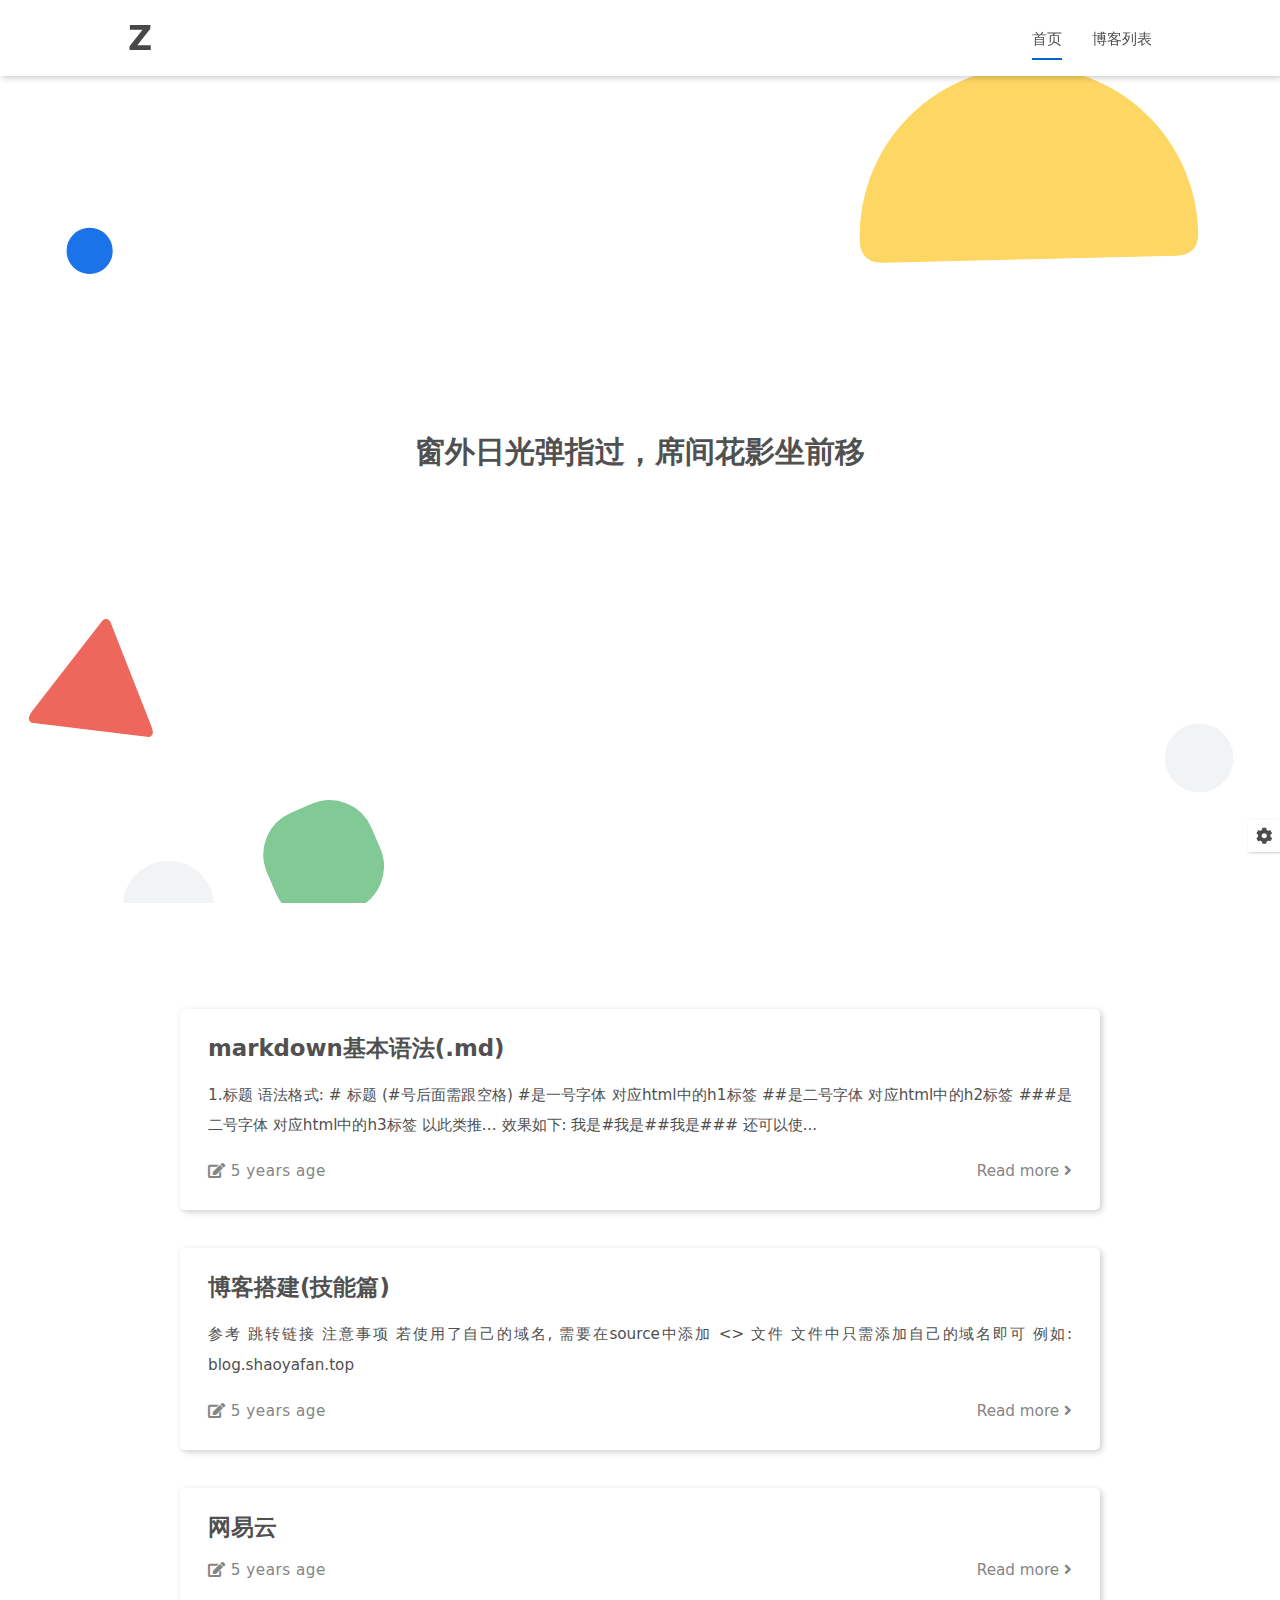
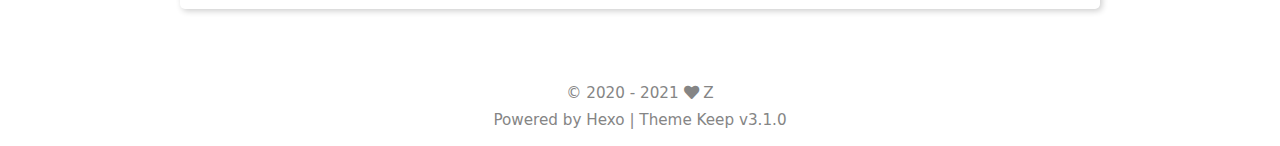
<file: index.html>
<!DOCTYPE html>
<html lang="en">
<head>
    <meta charset="utf-8">
    <meta name="viewport" content="width=device-width, initial-scale=1, maximum-scale=1">
    <meta name="keywords" content="Hexo Theme Keep">
    <meta name="description" content="Hexo Theme Keep">
    <meta name="author" content="Z">
    
    <title>
        
        Z
    </title>
    <link rel="shortcut icon" href="/images/logo.svg">
    
<link rel="stylesheet" href="/css/style.css">

    
<link rel="stylesheet" href="/css/font-awesome.min.css">

    <script id="hexo-configurations">
    let KEEP = window.KEEP || {};
    KEEP.hexo_config = {"hostname":"example.com","root":"/"};
    KEEP.theme_config = {"toc":{"enable":false,"number":false,"expand_all":false},"style":{"primary_color":"#0066CC","avatar":"/images/avatar.svg","favicon":"/images/logo.svg","article_img_align":"left","left_side_width":"260px","content_max_width":"920px","hover":{"shadow":false,"scale":false},"first_screen":{"enable":true,"background_img":"/images/bg.svg","description":"窗外日光弹指过，席间花影坐前移"}},"local_search":{"enable":false,"preload":false},"code_copy":{"enable":false,"style":"default"},"pjax":{"enable":false},"version":"3.1.0"};
    KEEP.language_ago = {"second":"%s seconds ago","minute":"%s minutes ago","hour":"%s hours ago","day":"%s days age","week":"%s weeks age","month":"%s months age","year":"%s years age"};
  </script>
<meta name="generator" content="Hexo 5.3.0"></head>


<body>
<div class="page-container">

    
        <div class="first-screen-container flex-center fade-in-down-animation">
    <div class="content flex-center">
        <div class="description">
            窗外日光弹指过，席间花影坐前移
        </div>
        
    </div>
</div>

    

    <header class="page-header">
        <div class="header-progress"></div>
    </header>

    <main class="page-main">

        <div class="page-main-content">

            <div class="page-main-content-top">
                <header class="header-wrapper">

    <div class="header-content has-first-screen">
        <div class="left">
            <a class="logo-title" href="/">
                Z
            </a>
        </div>

        <div class="right">
            <div class="pc">
                <ul class="menu-list">
                    
                        <li class="menu-item">
                            <a class="active"
                               href="/"
                            >
                                首页
                            </a>
                        </li>
                    
                        <li class="menu-item">
                            <a class=""
                               href="/archives"
                            >
                                博客列表
                            </a>
                        </li>
                    
                    
                </ul>
            </div>
            <div class="mobile">
                
                <div class="icon-item menu-bar">
                    <div class="menu-bar-middle"></div>
                </div>
            </div>
        </div>
    </div>

    <div class="header-drawer">
        <ul class="drawer-menu-list">
            
                <li class="drawer-menu-item flex-center">
                    <a class="active"
                       href="/">首页</a>
                </li>
            
                <li class="drawer-menu-item flex-center">
                    <a class=""
                       href="/archives">博客列表</a>
                </li>
            
        </ul>
    </div>

    <div class="window-mask"></div>

</header>


            </div>

            <div class="page-main-content-middle">

                <main class="main-content normal-code-theme">

                    
                        <div class="home-content-container fade-in-down-animation">
    <ul class="home-article-list">
        
            <li class="home-article-item">

                

                <h3 class="home-article-title">
                    <a href="/2021/01/06/markdown%E5%9F%BA%E6%9C%AC%E8%AF%AD%E6%B3%95-md/">
                        markdown基本语法(.md)
                    </a>
                </h3>

                <div class="home-article-content markdown-body">
                    
                        1.标题

语法格式: # 标题 (#号后面需跟空格)

#是一号字体 对应html中的h1标签  ##是二号字体 对应html中的h2标签  ###是二号字体 对应html中的h3标签  以此类推…

效果如下:
我是#我是##我是###
还可以使...
                    
                </div>

                <div class="home-article-meta-info-container">
    <div class="home-article-meta-info">
        <span><i class="fas fa-edit"></i> <span class="home-article-date" data-date="Wed Jan 06 2021 12:58:53 GMT+0800">2021-01-06</span></span>
        
        
    </div>

    <a href="/2021/01/06/markdown%E5%9F%BA%E6%9C%AC%E8%AF%AD%E6%B3%95-md/">Read more <i class="fas fa-angle-right"></i></a>
</div>

            </li>
        
            <li class="home-article-item">

                

                <h3 class="home-article-title">
                    <a href="/2021/01/06/%E5%8D%9A%E5%AE%A2%E6%90%AD%E5%BB%BA-%E6%8A%80%E8%83%BD%E7%AF%87/">
                        博客搭建(技能篇)
                    </a>
                </h3>

                <div class="home-article-content markdown-body">
                    
                        


参考
跳转链接



注意事项
若使用了自己的域名, 需要在source中添加 &lt;&gt; 文件 文件中只需添加自己的域名即可 
例如:  blog.shaoyafan.top


                    
                </div>

                <div class="home-article-meta-info-container">
    <div class="home-article-meta-info">
        <span><i class="fas fa-edit"></i> <span class="home-article-date" data-date="Wed Jan 06 2021 12:40:37 GMT+0800">2021-01-06</span></span>
        
        
    </div>

    <a href="/2021/01/06/%E5%8D%9A%E5%AE%A2%E6%90%AD%E5%BB%BA-%E6%8A%80%E8%83%BD%E7%AF%87/">Read more <i class="fas fa-angle-right"></i></a>
</div>

            </li>
        
            <li class="home-article-item">

                

                <h3 class="home-article-title">
                    <a href="/2021/01/06/%E7%BD%91%E6%98%93%E4%BA%91/">
                        网易云
                    </a>
                </h3>

                <div class="home-article-content markdown-body">
                    
                        
                    
                </div>

                <div class="home-article-meta-info-container">
    <div class="home-article-meta-info">
        <span><i class="fas fa-edit"></i> <span class="home-article-date" data-date="Wed Jan 06 2021 10:45:07 GMT+0800">2021-01-06</span></span>
        
        
    </div>

    <a href="/2021/01/06/%E7%BD%91%E6%98%93%E4%BA%91/">Read more <i class="fas fa-angle-right"></i></a>
</div>

            </li>
        
    </ul>

    <div class="home-paginator">
        <div class="paginator">
    

    
</div>

    </div>
</div>


                    
                </main>

            </div>

            <div class="page-main-content-bottom">
                <footer class="footer">
    <div class="info-container">
        <div class="copyright-info info-item">
            &copy;
            
              <span>2020</span> -
            
            2021 <i class="fas fa-heart icon-animate"></i> <a href="/">Z</a>
        </div>
        
        <div class="theme-info info-item">
            Powered by <a target="_blank" href="https://hexo.io">Hexo</a> | Theme <a class="theme-version" target="_blank"></a>
        </div>
    </div>
</footer>

            </div>
        </div>
    </main>

    

    <div class="right-bottom-side-tools">
        <div class="side-tools-container">

    <ul class="side-tools-list">
        <li class="tools-item tool-font-adjust-plus flex-center">
            <i class="fas fa-search-plus"></i>
        </li>

        <li class="tools-item tool-font-adjust-minus flex-center">
            <i class="fas fa-search-minus"></i>
        </li>

        <li class="tools-item tool-expand-width flex-center">
            <i class="fas fa-arrows-alt-h"></i>
        </li>

        <li class="tools-item tool-dark-light-toggle flex-center">
            <i class="fas fa-moon"></i>
        </li>

        <li class="tools-item tool-scroll-to-top flex-center">
            <i class="fas fa-arrow-up"></i>
        </li>

        <li class="tools-item tool-scroll-to-bottom flex-center">
            <i class="fas fa-arrow-down"></i>
        </li>
    </ul>

    <ul class="tools-ul-1">
        <li class="tools-item tool-toggle-show flex-center">
            <i class="fas fa-cog fa-spin"></i>
        </li>

    </ul>
</div>

    </div>

    

    <!-- image viewer -->
    <div class="image-viewer-container">
    <img src="">
</div>


</div>







<script src="/js/utils.js"></script>

<script src="/js/main.js"></script>

<script src="/js/header-shrink.js"></script>

<script src="/js/back2top.js"></script>

<script src="/js/dark-light-toggle.js"></script>






<div class="post-scripts ">
    
</div>



</body>
</html>
</file>
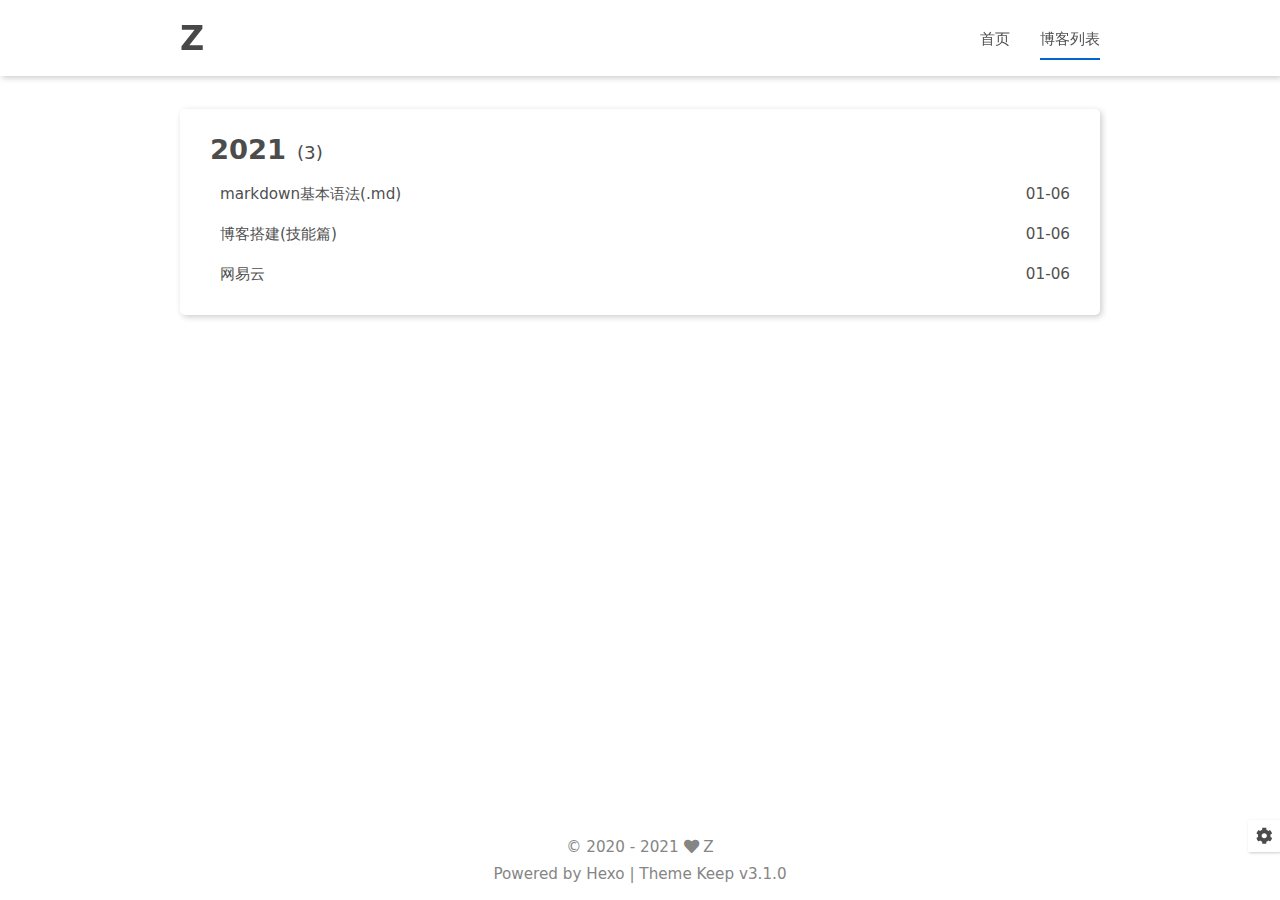
<file: archives/index.html>
<!DOCTYPE html>
<html lang="en">
<head>
    <meta charset="utf-8">
    <meta name="viewport" content="width=device-width, initial-scale=1, maximum-scale=1">
    <meta name="keywords" content="Hexo Theme Keep">
    <meta name="description" content="Hexo Theme Keep">
    <meta name="author" content="Z">
    
    <title>
        
            Archive |
        
        Z
    </title>
    <link rel="shortcut icon" href="/images/logo.svg">
    
<link rel="stylesheet" href="/css/style.css">

    
<link rel="stylesheet" href="/css/font-awesome.min.css">

    <script id="hexo-configurations">
    let KEEP = window.KEEP || {};
    KEEP.hexo_config = {"hostname":"example.com","root":"/"};
    KEEP.theme_config = {"toc":{"enable":false,"number":false,"expand_all":false},"style":{"primary_color":"#0066CC","avatar":"/images/avatar.svg","favicon":"/images/logo.svg","article_img_align":"left","left_side_width":"260px","content_max_width":"920px","hover":{"shadow":false,"scale":false},"first_screen":{"enable":true,"background_img":"/images/bg.svg","description":"窗外日光弹指过，席间花影坐前移"}},"local_search":{"enable":false,"preload":false},"code_copy":{"enable":false,"style":"default"},"pjax":{"enable":false},"version":"3.1.0"};
    KEEP.language_ago = {"second":"%s seconds ago","minute":"%s minutes ago","hour":"%s hours ago","day":"%s days age","week":"%s weeks age","month":"%s months age","year":"%s years age"};
  </script>
<meta name="generator" content="Hexo 5.3.0"></head>


<body>
<div class="page-container">

    

    <header class="page-header">
        <div class="header-progress"></div>
    </header>

    <main class="page-main">

        <div class="page-main-content">

            <div class="page-main-content-top">
                <header class="header-wrapper">

    <div class="header-content">
        <div class="left">
            <a class="logo-title" href="/">
                Z
            </a>
        </div>

        <div class="right">
            <div class="pc">
                <ul class="menu-list">
                    
                        <li class="menu-item">
                            <a class=""
                               href="/"
                            >
                                首页
                            </a>
                        </li>
                    
                        <li class="menu-item">
                            <a class="active"
                               href="/archives"
                            >
                                博客列表
                            </a>
                        </li>
                    
                    
                </ul>
            </div>
            <div class="mobile">
                
                <div class="icon-item menu-bar">
                    <div class="menu-bar-middle"></div>
                </div>
            </div>
        </div>
    </div>

    <div class="header-drawer">
        <ul class="drawer-menu-list">
            
                <li class="drawer-menu-item flex-center">
                    <a class=""
                       href="/">首页</a>
                </li>
            
                <li class="drawer-menu-item flex-center">
                    <a class="active"
                       href="/archives">博客列表</a>
                </li>
            
        </ul>
    </div>

    <div class="window-mask"></div>

</header>


            </div>

            <div class="page-main-content-middle">

                <main class="main-content normal-code-theme">

                    
                        <div class="fade-in-down-animation">
    <div class="archive-container ">
        
<div class="archive-list-container">
    
        <section class="archive-item">
            <div class="archive-item-header">
                <span class="archive-year">2021</span>
                <span class="archive-year-post-count">(3)</span>
            </div>
            <ul class="article-list">
                
                    <li class="article-item">
                        <a class="article-title"
                           href="/2021/01/06/markdown%E5%9F%BA%E6%9C%AC%E8%AF%AD%E6%B3%95-md/"
                        >markdown基本语法(.md)</a>
                        <span class="article-date">01-06</span>
                    </li>
                
                    <li class="article-item">
                        <a class="article-title"
                           href="/2021/01/06/%E5%8D%9A%E5%AE%A2%E6%90%AD%E5%BB%BA-%E6%8A%80%E8%83%BD%E7%AF%87/"
                        >博客搭建(技能篇)</a>
                        <span class="article-date">01-06</span>
                    </li>
                
                    <li class="article-item">
                        <a class="article-title"
                           href="/2021/01/06/%E7%BD%91%E6%98%93%E4%BA%91/"
                        >网易云</a>
                        <span class="article-date">01-06</span>
                    </li>
                
            </ul>
        </section>
    
</div>

    </div>
</div>

                    
                </main>

            </div>

            <div class="page-main-content-bottom">
                <footer class="footer">
    <div class="info-container">
        <div class="copyright-info info-item">
            &copy;
            
              <span>2020</span> -
            
            2021 <i class="fas fa-heart icon-animate"></i> <a href="/">Z</a>
        </div>
        
        <div class="theme-info info-item">
            Powered by <a target="_blank" href="https://hexo.io">Hexo</a> | Theme <a class="theme-version" target="_blank"></a>
        </div>
    </div>
</footer>

            </div>
        </div>
    </main>

    

    <div class="right-bottom-side-tools">
        <div class="side-tools-container">

    <ul class="side-tools-list">
        <li class="tools-item tool-font-adjust-plus flex-center">
            <i class="fas fa-search-plus"></i>
        </li>

        <li class="tools-item tool-font-adjust-minus flex-center">
            <i class="fas fa-search-minus"></i>
        </li>

        <li class="tools-item tool-expand-width flex-center">
            <i class="fas fa-arrows-alt-h"></i>
        </li>

        <li class="tools-item tool-dark-light-toggle flex-center">
            <i class="fas fa-moon"></i>
        </li>

        <li class="tools-item tool-scroll-to-top flex-center">
            <i class="fas fa-arrow-up"></i>
        </li>

        <li class="tools-item tool-scroll-to-bottom flex-center">
            <i class="fas fa-arrow-down"></i>
        </li>
    </ul>

    <ul class="tools-ul-1">
        <li class="tools-item tool-toggle-show flex-center">
            <i class="fas fa-cog fa-spin"></i>
        </li>

    </ul>
</div>

    </div>

    

    <!-- image viewer -->
    <div class="image-viewer-container">
    <img src="">
</div>


</div>






<script src="/js/utils.js"></script>

<script src="/js/main.js"></script>

<script src="/js/header-shrink.js"></script>

<script src="/js/back2top.js"></script>

<script src="/js/dark-light-toggle.js"></script>






<div class="post-scripts ">
    
</div>



</body>
</html>
</file>
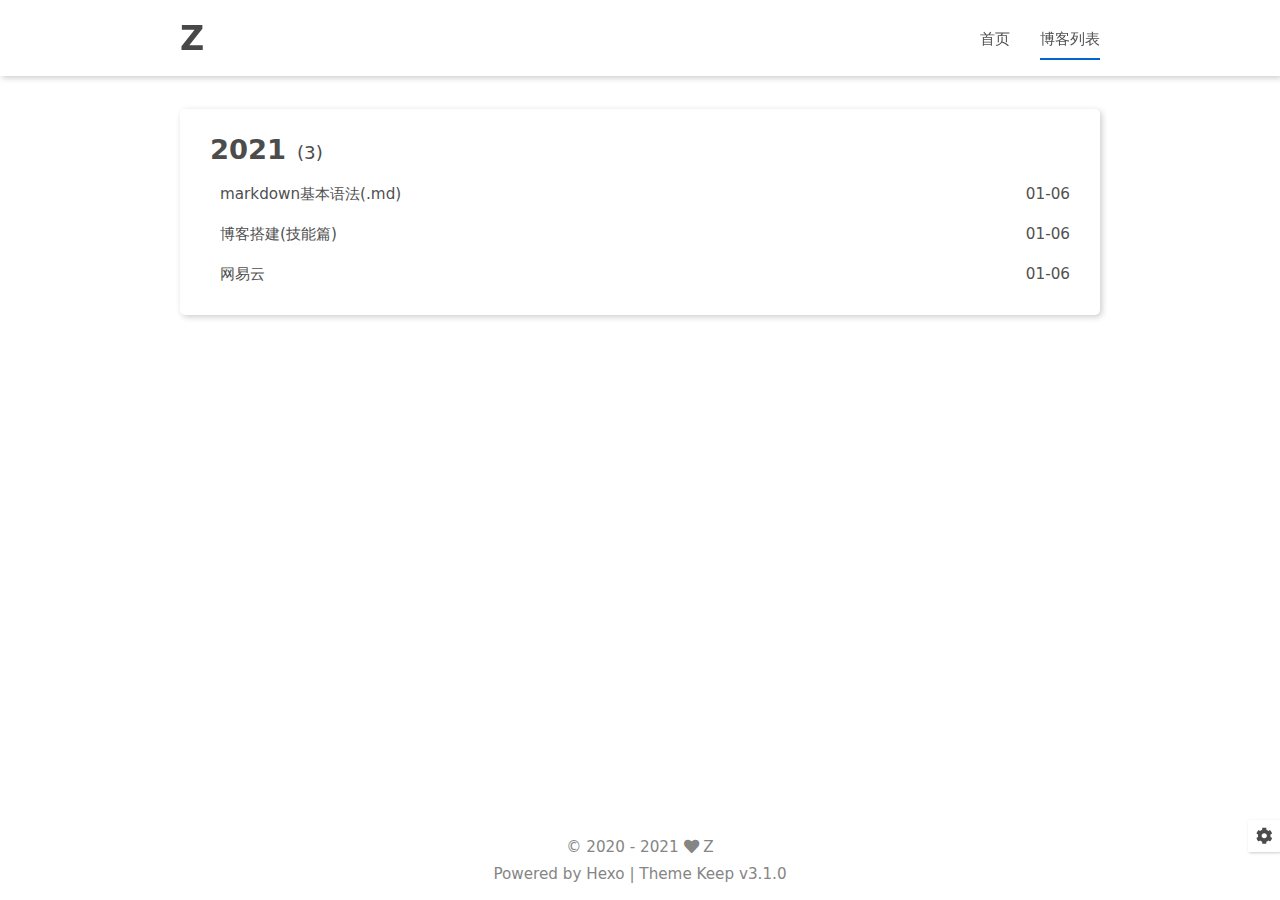
<file: archives/2021/index.html>
<!DOCTYPE html>
<html lang="en">
<head>
    <meta charset="utf-8">
    <meta name="viewport" content="width=device-width, initial-scale=1, maximum-scale=1">
    <meta name="keywords" content="Hexo Theme Keep">
    <meta name="description" content="Hexo Theme Keep">
    <meta name="author" content="Z">
    
    <title>
        
            Archive: 2021 |
        
        Z
    </title>
    <link rel="shortcut icon" href="/images/logo.svg">
    
<link rel="stylesheet" href="/css/style.css">

    
<link rel="stylesheet" href="/css/font-awesome.min.css">

    <script id="hexo-configurations">
    let KEEP = window.KEEP || {};
    KEEP.hexo_config = {"hostname":"example.com","root":"/"};
    KEEP.theme_config = {"toc":{"enable":false,"number":false,"expand_all":false},"style":{"primary_color":"#0066CC","avatar":"/images/avatar.svg","favicon":"/images/logo.svg","article_img_align":"left","left_side_width":"260px","content_max_width":"920px","hover":{"shadow":false,"scale":false},"first_screen":{"enable":true,"background_img":"/images/bg.svg","description":"窗外日光弹指过，席间花影坐前移"}},"local_search":{"enable":false,"preload":false},"code_copy":{"enable":false,"style":"default"},"pjax":{"enable":false},"version":"3.1.0"};
    KEEP.language_ago = {"second":"%s seconds ago","minute":"%s minutes ago","hour":"%s hours ago","day":"%s days age","week":"%s weeks age","month":"%s months age","year":"%s years age"};
  </script>
<meta name="generator" content="Hexo 5.3.0"></head>


<body>
<div class="page-container">

    

    <header class="page-header">
        <div class="header-progress"></div>
    </header>

    <main class="page-main">

        <div class="page-main-content">

            <div class="page-main-content-top">
                <header class="header-wrapper">

    <div class="header-content">
        <div class="left">
            <a class="logo-title" href="/">
                Z
            </a>
        </div>

        <div class="right">
            <div class="pc">
                <ul class="menu-list">
                    
                        <li class="menu-item">
                            <a class=""
                               href="/"
                            >
                                首页
                            </a>
                        </li>
                    
                        <li class="menu-item">
                            <a class="active"
                               href="/archives"
                            >
                                博客列表
                            </a>
                        </li>
                    
                    
                </ul>
            </div>
            <div class="mobile">
                
                <div class="icon-item menu-bar">
                    <div class="menu-bar-middle"></div>
                </div>
            </div>
        </div>
    </div>

    <div class="header-drawer">
        <ul class="drawer-menu-list">
            
                <li class="drawer-menu-item flex-center">
                    <a class=""
                       href="/">首页</a>
                </li>
            
                <li class="drawer-menu-item flex-center">
                    <a class="active"
                       href="/archives">博客列表</a>
                </li>
            
        </ul>
    </div>

    <div class="window-mask"></div>

</header>


            </div>

            <div class="page-main-content-middle">

                <main class="main-content normal-code-theme">

                    
                        <div class="fade-in-down-animation">
    <div class="archive-container ">
        
<div class="archive-list-container">
    
        <section class="archive-item">
            <div class="archive-item-header">
                <span class="archive-year">2021</span>
                <span class="archive-year-post-count">(3)</span>
            </div>
            <ul class="article-list">
                
                    <li class="article-item">
                        <a class="article-title"
                           href="/2021/01/06/markdown%E5%9F%BA%E6%9C%AC%E8%AF%AD%E6%B3%95-md/"
                        >markdown基本语法(.md)</a>
                        <span class="article-date">01-06</span>
                    </li>
                
                    <li class="article-item">
                        <a class="article-title"
                           href="/2021/01/06/%E5%8D%9A%E5%AE%A2%E6%90%AD%E5%BB%BA-%E6%8A%80%E8%83%BD%E7%AF%87/"
                        >博客搭建(技能篇)</a>
                        <span class="article-date">01-06</span>
                    </li>
                
                    <li class="article-item">
                        <a class="article-title"
                           href="/2021/01/06/%E7%BD%91%E6%98%93%E4%BA%91/"
                        >网易云</a>
                        <span class="article-date">01-06</span>
                    </li>
                
            </ul>
        </section>
    
</div>

    </div>
</div>

                    
                </main>

            </div>

            <div class="page-main-content-bottom">
                <footer class="footer">
    <div class="info-container">
        <div class="copyright-info info-item">
            &copy;
            
              <span>2020</span> -
            
            2021 <i class="fas fa-heart icon-animate"></i> <a href="/">Z</a>
        </div>
        
        <div class="theme-info info-item">
            Powered by <a target="_blank" href="https://hexo.io">Hexo</a> | Theme <a class="theme-version" target="_blank"></a>
        </div>
    </div>
</footer>

            </div>
        </div>
    </main>

    

    <div class="right-bottom-side-tools">
        <div class="side-tools-container">

    <ul class="side-tools-list">
        <li class="tools-item tool-font-adjust-plus flex-center">
            <i class="fas fa-search-plus"></i>
        </li>

        <li class="tools-item tool-font-adjust-minus flex-center">
            <i class="fas fa-search-minus"></i>
        </li>

        <li class="tools-item tool-expand-width flex-center">
            <i class="fas fa-arrows-alt-h"></i>
        </li>

        <li class="tools-item tool-dark-light-toggle flex-center">
            <i class="fas fa-moon"></i>
        </li>

        <li class="tools-item tool-scroll-to-top flex-center">
            <i class="fas fa-arrow-up"></i>
        </li>

        <li class="tools-item tool-scroll-to-bottom flex-center">
            <i class="fas fa-arrow-down"></i>
        </li>
    </ul>

    <ul class="tools-ul-1">
        <li class="tools-item tool-toggle-show flex-center">
            <i class="fas fa-cog fa-spin"></i>
        </li>

    </ul>
</div>

    </div>

    

    <!-- image viewer -->
    <div class="image-viewer-container">
    <img src="">
</div>


</div>






<script src="/js/utils.js"></script>

<script src="/js/main.js"></script>

<script src="/js/header-shrink.js"></script>

<script src="/js/back2top.js"></script>

<script src="/js/dark-light-toggle.js"></script>






<div class="post-scripts ">
    
</div>



</body>
</html>
</file>
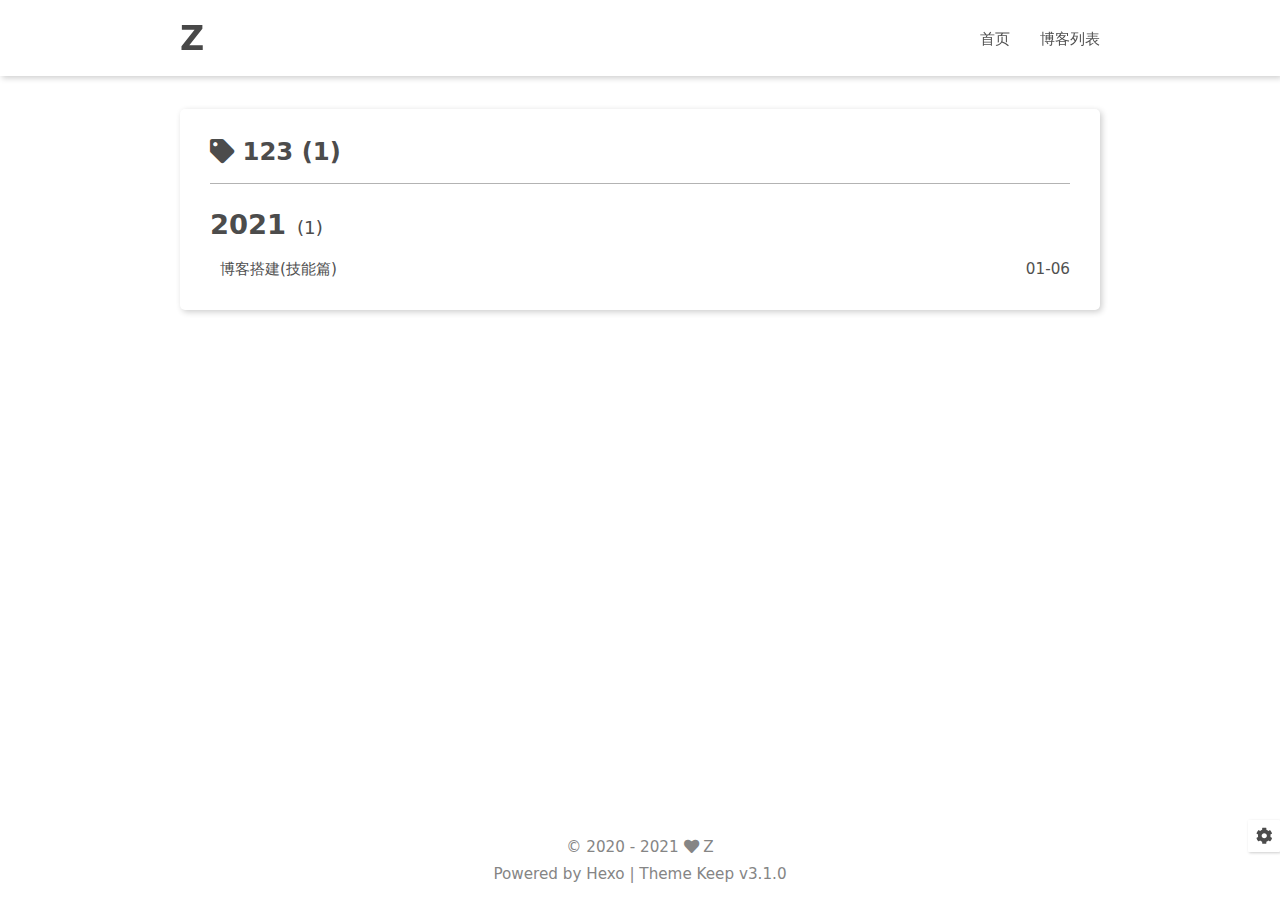
<file: tags/123/index.html>
<!DOCTYPE html>
<html lang="en">
<head>
    <meta charset="utf-8">
    <meta name="viewport" content="width=device-width, initial-scale=1, maximum-scale=1">
    <meta name="keywords" content="Hexo Theme Keep">
    <meta name="description" content="Hexo Theme Keep">
    <meta name="author" content="Z">
    
    <title>
        
            Tag: 123 |
        
        Z
    </title>
    <link rel="shortcut icon" href="/images/logo.svg">
    
<link rel="stylesheet" href="/css/style.css">

    
<link rel="stylesheet" href="/css/font-awesome.min.css">

    <script id="hexo-configurations">
    let KEEP = window.KEEP || {};
    KEEP.hexo_config = {"hostname":"example.com","root":"/"};
    KEEP.theme_config = {"toc":{"enable":false,"number":false,"expand_all":false},"style":{"primary_color":"#0066CC","avatar":"/images/avatar.svg","favicon":"/images/logo.svg","article_img_align":"left","left_side_width":"260px","content_max_width":"920px","hover":{"shadow":false,"scale":false},"first_screen":{"enable":true,"background_img":"/images/bg.svg","description":"窗外日光弹指过，席间花影坐前移"}},"local_search":{"enable":false,"preload":false},"code_copy":{"enable":false,"style":"default"},"pjax":{"enable":false},"version":"3.1.0"};
    KEEP.language_ago = {"second":"%s seconds ago","minute":"%s minutes ago","hour":"%s hours ago","day":"%s days age","week":"%s weeks age","month":"%s months age","year":"%s years age"};
  </script>
<meta name="generator" content="Hexo 5.3.0"></head>


<body>
<div class="page-container">

    

    <header class="page-header">
        <div class="header-progress"></div>
    </header>

    <main class="page-main">

        <div class="page-main-content">

            <div class="page-main-content-top">
                <header class="header-wrapper">

    <div class="header-content">
        <div class="left">
            <a class="logo-title" href="/">
                Z
            </a>
        </div>

        <div class="right">
            <div class="pc">
                <ul class="menu-list">
                    
                        <li class="menu-item">
                            <a class=""
                               href="/"
                            >
                                首页
                            </a>
                        </li>
                    
                        <li class="menu-item">
                            <a class=""
                               href="/archives"
                            >
                                博客列表
                            </a>
                        </li>
                    
                    
                </ul>
            </div>
            <div class="mobile">
                
                <div class="icon-item menu-bar">
                    <div class="menu-bar-middle"></div>
                </div>
            </div>
        </div>
    </div>

    <div class="header-drawer">
        <ul class="drawer-menu-list">
            
                <li class="drawer-menu-item flex-center">
                    <a class=""
                       href="/">首页</a>
                </li>
            
                <li class="drawer-menu-item flex-center">
                    <a class=""
                       href="/archives">博客列表</a>
                </li>
            
        </ul>
    </div>

    <div class="window-mask"></div>

</header>


            </div>

            <div class="page-main-content-middle">

                <main class="main-content normal-code-theme">

                    
                        <div class="fade-in-down-animation">
    <div class="tag-container">
        <div class="tag-name"><i class="fas fa-tag"></i> 123 (1)
        </div>
        <div class="tag--post-list">
            
<div class="archive-list-container">
    
        <section class="archive-item">
            <div class="archive-item-header">
                <span class="archive-year">2021</span>
                <span class="archive-year-post-count">(1)</span>
            </div>
            <ul class="article-list">
                
                    <li class="article-item">
                        <a class="article-title"
                           href="/2021/01/06/%E5%8D%9A%E5%AE%A2%E6%90%AD%E5%BB%BA-%E6%8A%80%E8%83%BD%E7%AF%87/"
                        >博客搭建(技能篇)</a>
                        <span class="article-date">01-06</span>
                    </li>
                
            </ul>
        </section>
    
</div>

        </div>
    </div>

    <div class="tag-paginator">
        <div class="paginator">
    

    
</div>

    </div>
</div>


                    
                </main>

            </div>

            <div class="page-main-content-bottom">
                <footer class="footer">
    <div class="info-container">
        <div class="copyright-info info-item">
            &copy;
            
              <span>2020</span> -
            
            2021 <i class="fas fa-heart icon-animate"></i> <a href="/">Z</a>
        </div>
        
        <div class="theme-info info-item">
            Powered by <a target="_blank" href="https://hexo.io">Hexo</a> | Theme <a class="theme-version" target="_blank"></a>
        </div>
    </div>
</footer>

            </div>
        </div>
    </main>

    

    <div class="right-bottom-side-tools">
        <div class="side-tools-container">

    <ul class="side-tools-list">
        <li class="tools-item tool-font-adjust-plus flex-center">
            <i class="fas fa-search-plus"></i>
        </li>

        <li class="tools-item tool-font-adjust-minus flex-center">
            <i class="fas fa-search-minus"></i>
        </li>

        <li class="tools-item tool-expand-width flex-center">
            <i class="fas fa-arrows-alt-h"></i>
        </li>

        <li class="tools-item tool-dark-light-toggle flex-center">
            <i class="fas fa-moon"></i>
        </li>

        <li class="tools-item tool-scroll-to-top flex-center">
            <i class="fas fa-arrow-up"></i>
        </li>

        <li class="tools-item tool-scroll-to-bottom flex-center">
            <i class="fas fa-arrow-down"></i>
        </li>
    </ul>

    <ul class="tools-ul-1">
        <li class="tools-item tool-toggle-show flex-center">
            <i class="fas fa-cog fa-spin"></i>
        </li>

    </ul>
</div>

    </div>

    

    <!-- image viewer -->
    <div class="image-viewer-container">
    <img src="">
</div>


</div>






<script src="/js/utils.js"></script>

<script src="/js/main.js"></script>

<script src="/js/header-shrink.js"></script>

<script src="/js/back2top.js"></script>

<script src="/js/dark-light-toggle.js"></script>






<div class="post-scripts ">
    
</div>



</body>
</html>
</file>
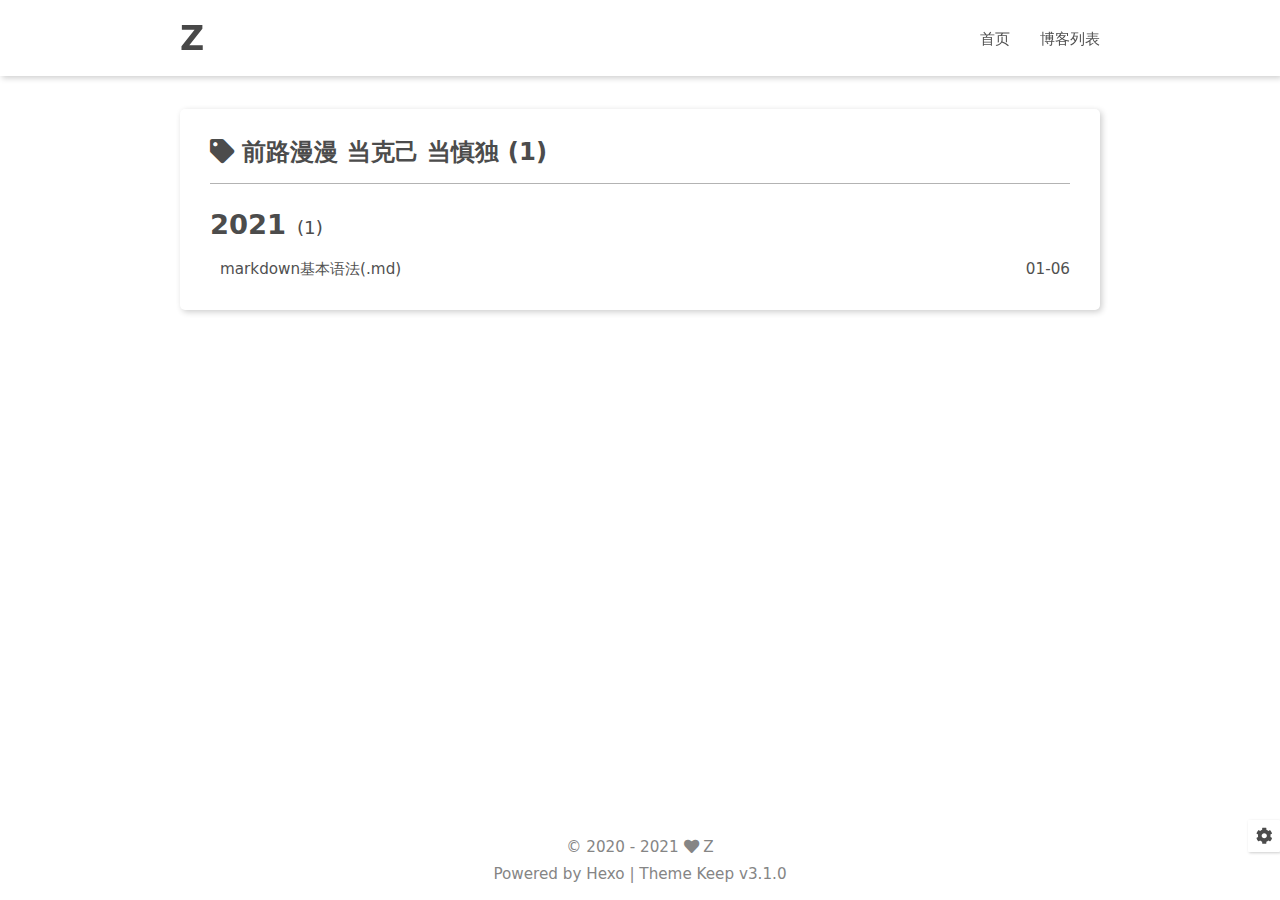
<file: tags/前路漫漫-当克己-当慎独/index.html>
<!DOCTYPE html>
<html lang="en">
<head>
    <meta charset="utf-8">
    <meta name="viewport" content="width=device-width, initial-scale=1, maximum-scale=1">
    <meta name="keywords" content="Hexo Theme Keep">
    <meta name="description" content="Hexo Theme Keep">
    <meta name="author" content="Z">
    
    <title>
        
            Tag: 前路漫漫 当克己 当慎独 |
        
        Z
    </title>
    <link rel="shortcut icon" href="/images/logo.svg">
    
<link rel="stylesheet" href="/css/style.css">

    
<link rel="stylesheet" href="/css/font-awesome.min.css">

    <script id="hexo-configurations">
    let KEEP = window.KEEP || {};
    KEEP.hexo_config = {"hostname":"example.com","root":"/"};
    KEEP.theme_config = {"toc":{"enable":false,"number":false,"expand_all":false},"style":{"primary_color":"#0066CC","avatar":"/images/avatar.svg","favicon":"/images/logo.svg","article_img_align":"left","left_side_width":"260px","content_max_width":"920px","hover":{"shadow":false,"scale":false},"first_screen":{"enable":true,"background_img":"/images/bg.svg","description":"窗外日光弹指过，席间花影坐前移"}},"local_search":{"enable":false,"preload":false},"code_copy":{"enable":false,"style":"default"},"pjax":{"enable":false},"version":"3.1.0"};
    KEEP.language_ago = {"second":"%s seconds ago","minute":"%s minutes ago","hour":"%s hours ago","day":"%s days age","week":"%s weeks age","month":"%s months age","year":"%s years age"};
  </script>
<meta name="generator" content="Hexo 5.3.0"></head>


<body>
<div class="page-container">

    

    <header class="page-header">
        <div class="header-progress"></div>
    </header>

    <main class="page-main">

        <div class="page-main-content">

            <div class="page-main-content-top">
                <header class="header-wrapper">

    <div class="header-content">
        <div class="left">
            <a class="logo-title" href="/">
                Z
            </a>
        </div>

        <div class="right">
            <div class="pc">
                <ul class="menu-list">
                    
                        <li class="menu-item">
                            <a class=""
                               href="/"
                            >
                                首页
                            </a>
                        </li>
                    
                        <li class="menu-item">
                            <a class=""
                               href="/archives"
                            >
                                博客列表
                            </a>
                        </li>
                    
                    
                </ul>
            </div>
            <div class="mobile">
                
                <div class="icon-item menu-bar">
                    <div class="menu-bar-middle"></div>
                </div>
            </div>
        </div>
    </div>

    <div class="header-drawer">
        <ul class="drawer-menu-list">
            
                <li class="drawer-menu-item flex-center">
                    <a class=""
                       href="/">首页</a>
                </li>
            
                <li class="drawer-menu-item flex-center">
                    <a class=""
                       href="/archives">博客列表</a>
                </li>
            
        </ul>
    </div>

    <div class="window-mask"></div>

</header>


            </div>

            <div class="page-main-content-middle">

                <main class="main-content normal-code-theme">

                    
                        <div class="fade-in-down-animation">
    <div class="tag-container">
        <div class="tag-name"><i class="fas fa-tag"></i> 前路漫漫 当克己 当慎独 (1)
        </div>
        <div class="tag--post-list">
            
<div class="archive-list-container">
    
        <section class="archive-item">
            <div class="archive-item-header">
                <span class="archive-year">2021</span>
                <span class="archive-year-post-count">(1)</span>
            </div>
            <ul class="article-list">
                
                    <li class="article-item">
                        <a class="article-title"
                           href="/2021/01/06/markdown%E5%9F%BA%E6%9C%AC%E8%AF%AD%E6%B3%95-md/"
                        >markdown基本语法(.md)</a>
                        <span class="article-date">01-06</span>
                    </li>
                
            </ul>
        </section>
    
</div>

        </div>
    </div>

    <div class="tag-paginator">
        <div class="paginator">
    

    
</div>

    </div>
</div>


                    
                </main>

            </div>

            <div class="page-main-content-bottom">
                <footer class="footer">
    <div class="info-container">
        <div class="copyright-info info-item">
            &copy;
            
              <span>2020</span> -
            
            2021 <i class="fas fa-heart icon-animate"></i> <a href="/">Z</a>
        </div>
        
        <div class="theme-info info-item">
            Powered by <a target="_blank" href="https://hexo.io">Hexo</a> | Theme <a class="theme-version" target="_blank"></a>
        </div>
    </div>
</footer>

            </div>
        </div>
    </main>

    

    <div class="right-bottom-side-tools">
        <div class="side-tools-container">

    <ul class="side-tools-list">
        <li class="tools-item tool-font-adjust-plus flex-center">
            <i class="fas fa-search-plus"></i>
        </li>

        <li class="tools-item tool-font-adjust-minus flex-center">
            <i class="fas fa-search-minus"></i>
        </li>

        <li class="tools-item tool-expand-width flex-center">
            <i class="fas fa-arrows-alt-h"></i>
        </li>

        <li class="tools-item tool-dark-light-toggle flex-center">
            <i class="fas fa-moon"></i>
        </li>

        <li class="tools-item tool-scroll-to-top flex-center">
            <i class="fas fa-arrow-up"></i>
        </li>

        <li class="tools-item tool-scroll-to-bottom flex-center">
            <i class="fas fa-arrow-down"></i>
        </li>
    </ul>

    <ul class="tools-ul-1">
        <li class="tools-item tool-toggle-show flex-center">
            <i class="fas fa-cog fa-spin"></i>
        </li>

    </ul>
</div>

    </div>

    

    <!-- image viewer -->
    <div class="image-viewer-container">
    <img src="">
</div>


</div>






<script src="/js/utils.js"></script>

<script src="/js/main.js"></script>

<script src="/js/header-shrink.js"></script>

<script src="/js/back2top.js"></script>

<script src="/js/dark-light-toggle.js"></script>






<div class="post-scripts ">
    
</div>



</body>
</html>
</file>
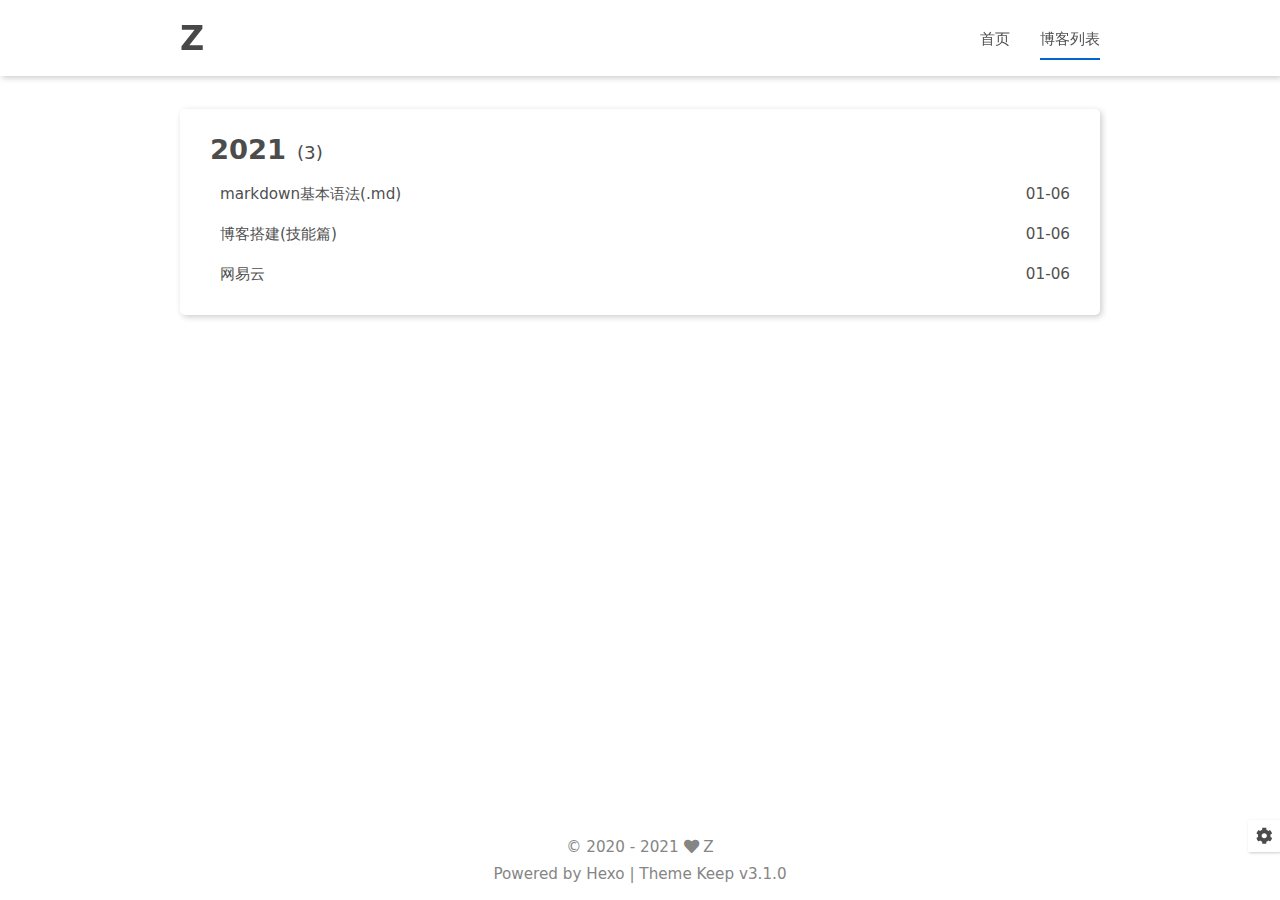
<file: archives/2021/01/index.html>
<!DOCTYPE html>
<html lang="en">
<head>
    <meta charset="utf-8">
    <meta name="viewport" content="width=device-width, initial-scale=1, maximum-scale=1">
    <meta name="keywords" content="Hexo Theme Keep">
    <meta name="description" content="Hexo Theme Keep">
    <meta name="author" content="Z">
    
    <title>
        
            Archive: 2021/1 |
        
        Z
    </title>
    <link rel="shortcut icon" href="/images/logo.svg">
    
<link rel="stylesheet" href="/css/style.css">

    
<link rel="stylesheet" href="/css/font-awesome.min.css">

    <script id="hexo-configurations">
    let KEEP = window.KEEP || {};
    KEEP.hexo_config = {"hostname":"example.com","root":"/"};
    KEEP.theme_config = {"toc":{"enable":false,"number":false,"expand_all":false},"style":{"primary_color":"#0066CC","avatar":"/images/avatar.svg","favicon":"/images/logo.svg","article_img_align":"left","left_side_width":"260px","content_max_width":"920px","hover":{"shadow":false,"scale":false},"first_screen":{"enable":true,"background_img":"/images/bg.svg","description":"窗外日光弹指过，席间花影坐前移"}},"local_search":{"enable":false,"preload":false},"code_copy":{"enable":false,"style":"default"},"pjax":{"enable":false},"version":"3.1.0"};
    KEEP.language_ago = {"second":"%s seconds ago","minute":"%s minutes ago","hour":"%s hours ago","day":"%s days age","week":"%s weeks age","month":"%s months age","year":"%s years age"};
  </script>
<meta name="generator" content="Hexo 5.3.0"></head>


<body>
<div class="page-container">

    

    <header class="page-header">
        <div class="header-progress"></div>
    </header>

    <main class="page-main">

        <div class="page-main-content">

            <div class="page-main-content-top">
                <header class="header-wrapper">

    <div class="header-content">
        <div class="left">
            <a class="logo-title" href="/">
                Z
            </a>
        </div>

        <div class="right">
            <div class="pc">
                <ul class="menu-list">
                    
                        <li class="menu-item">
                            <a class=""
                               href="/"
                            >
                                首页
                            </a>
                        </li>
                    
                        <li class="menu-item">
                            <a class="active"
                               href="/archives"
                            >
                                博客列表
                            </a>
                        </li>
                    
                    
                </ul>
            </div>
            <div class="mobile">
                
                <div class="icon-item menu-bar">
                    <div class="menu-bar-middle"></div>
                </div>
            </div>
        </div>
    </div>

    <div class="header-drawer">
        <ul class="drawer-menu-list">
            
                <li class="drawer-menu-item flex-center">
                    <a class=""
                       href="/">首页</a>
                </li>
            
                <li class="drawer-menu-item flex-center">
                    <a class="active"
                       href="/archives">博客列表</a>
                </li>
            
        </ul>
    </div>

    <div class="window-mask"></div>

</header>


            </div>

            <div class="page-main-content-middle">

                <main class="main-content normal-code-theme">

                    
                        <div class="fade-in-down-animation">
    <div class="archive-container ">
        
<div class="archive-list-container">
    
        <section class="archive-item">
            <div class="archive-item-header">
                <span class="archive-year">2021</span>
                <span class="archive-year-post-count">(3)</span>
            </div>
            <ul class="article-list">
                
                    <li class="article-item">
                        <a class="article-title"
                           href="/2021/01/06/markdown%E5%9F%BA%E6%9C%AC%E8%AF%AD%E6%B3%95-md/"
                        >markdown基本语法(.md)</a>
                        <span class="article-date">01-06</span>
                    </li>
                
                    <li class="article-item">
                        <a class="article-title"
                           href="/2021/01/06/%E5%8D%9A%E5%AE%A2%E6%90%AD%E5%BB%BA-%E6%8A%80%E8%83%BD%E7%AF%87/"
                        >博客搭建(技能篇)</a>
                        <span class="article-date">01-06</span>
                    </li>
                
                    <li class="article-item">
                        <a class="article-title"
                           href="/2021/01/06/%E7%BD%91%E6%98%93%E4%BA%91/"
                        >网易云</a>
                        <span class="article-date">01-06</span>
                    </li>
                
            </ul>
        </section>
    
</div>

    </div>
</div>

                    
                </main>

            </div>

            <div class="page-main-content-bottom">
                <footer class="footer">
    <div class="info-container">
        <div class="copyright-info info-item">
            &copy;
            
              <span>2020</span> -
            
            2021 <i class="fas fa-heart icon-animate"></i> <a href="/">Z</a>
        </div>
        
        <div class="theme-info info-item">
            Powered by <a target="_blank" href="https://hexo.io">Hexo</a> | Theme <a class="theme-version" target="_blank"></a>
        </div>
    </div>
</footer>

            </div>
        </div>
    </main>

    

    <div class="right-bottom-side-tools">
        <div class="side-tools-container">

    <ul class="side-tools-list">
        <li class="tools-item tool-font-adjust-plus flex-center">
            <i class="fas fa-search-plus"></i>
        </li>

        <li class="tools-item tool-font-adjust-minus flex-center">
            <i class="fas fa-search-minus"></i>
        </li>

        <li class="tools-item tool-expand-width flex-center">
            <i class="fas fa-arrows-alt-h"></i>
        </li>

        <li class="tools-item tool-dark-light-toggle flex-center">
            <i class="fas fa-moon"></i>
        </li>

        <li class="tools-item tool-scroll-to-top flex-center">
            <i class="fas fa-arrow-up"></i>
        </li>

        <li class="tools-item tool-scroll-to-bottom flex-center">
            <i class="fas fa-arrow-down"></i>
        </li>
    </ul>

    <ul class="tools-ul-1">
        <li class="tools-item tool-toggle-show flex-center">
            <i class="fas fa-cog fa-spin"></i>
        </li>

    </ul>
</div>

    </div>

    

    <!-- image viewer -->
    <div class="image-viewer-container">
    <img src="">
</div>


</div>






<script src="/js/utils.js"></script>

<script src="/js/main.js"></script>

<script src="/js/header-shrink.js"></script>

<script src="/js/back2top.js"></script>

<script src="/js/dark-light-toggle.js"></script>






<div class="post-scripts ">
    
</div>



</body>
</html>
</file>
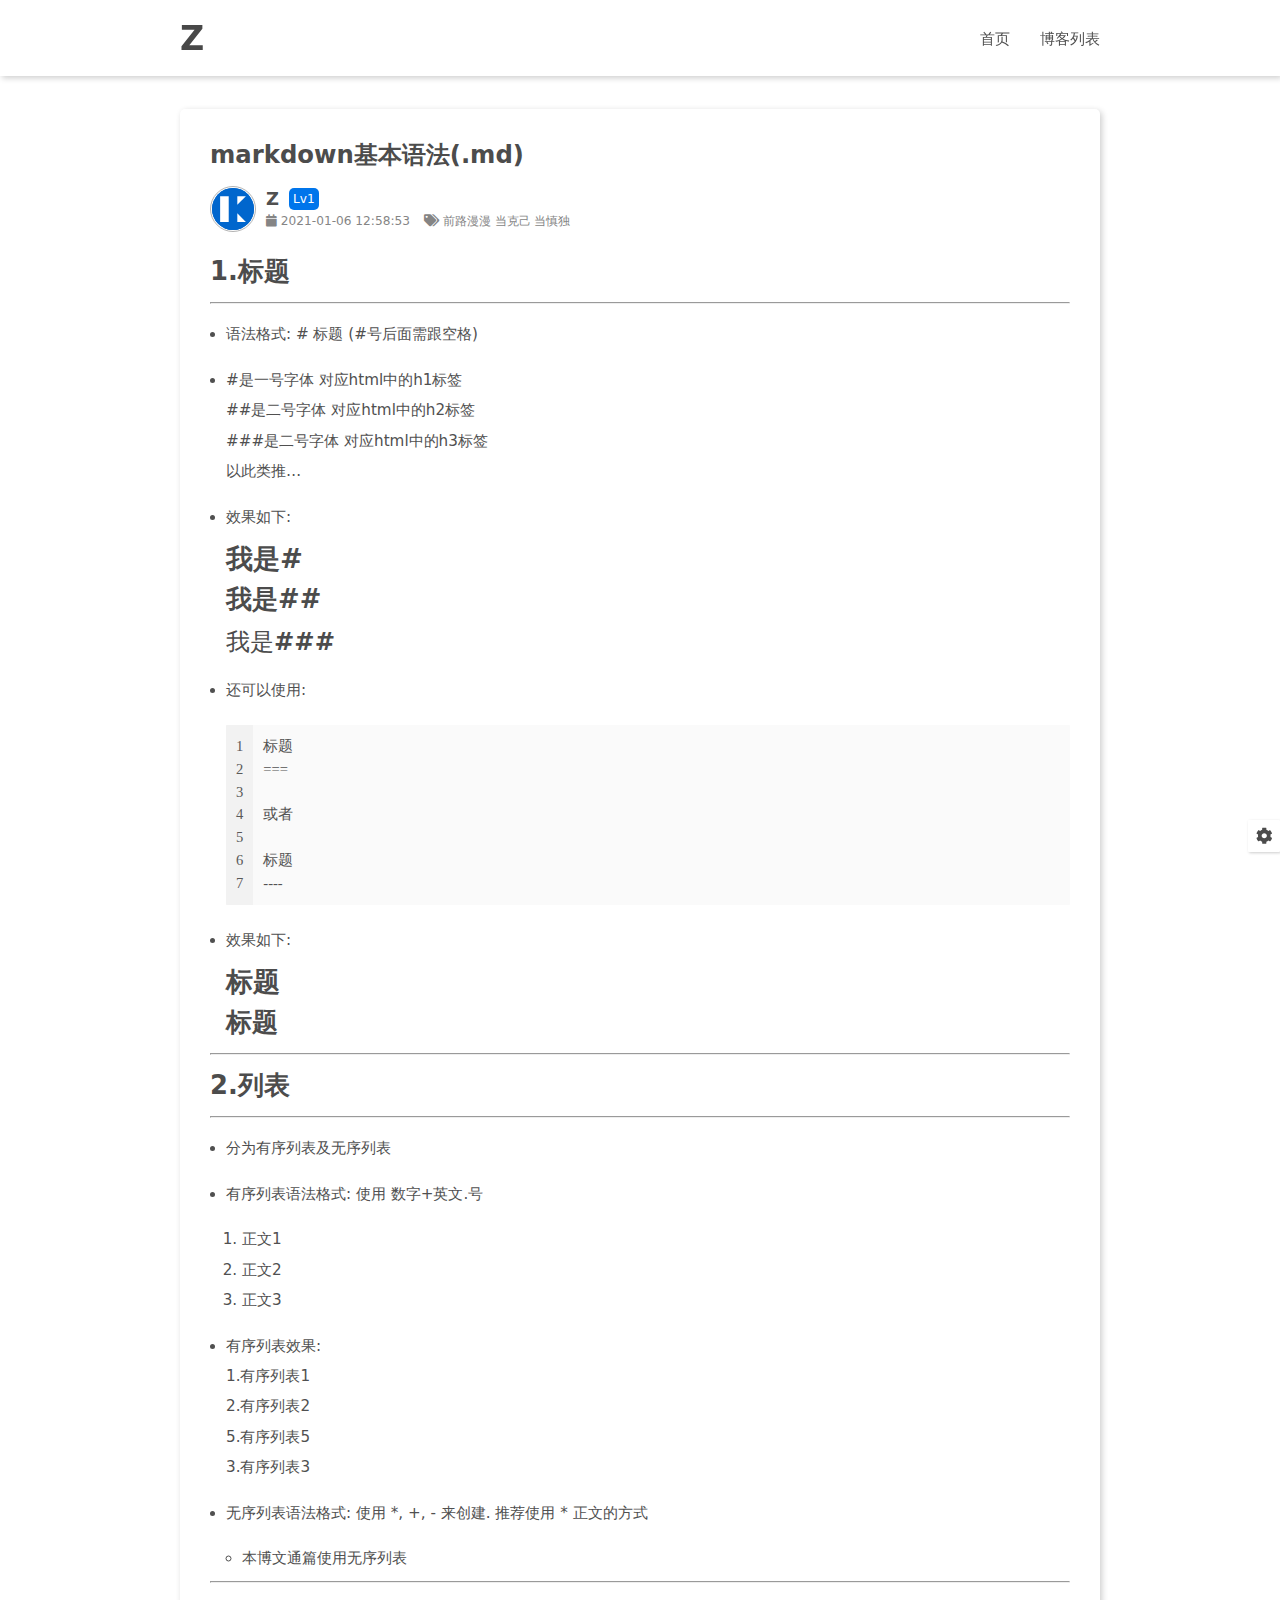
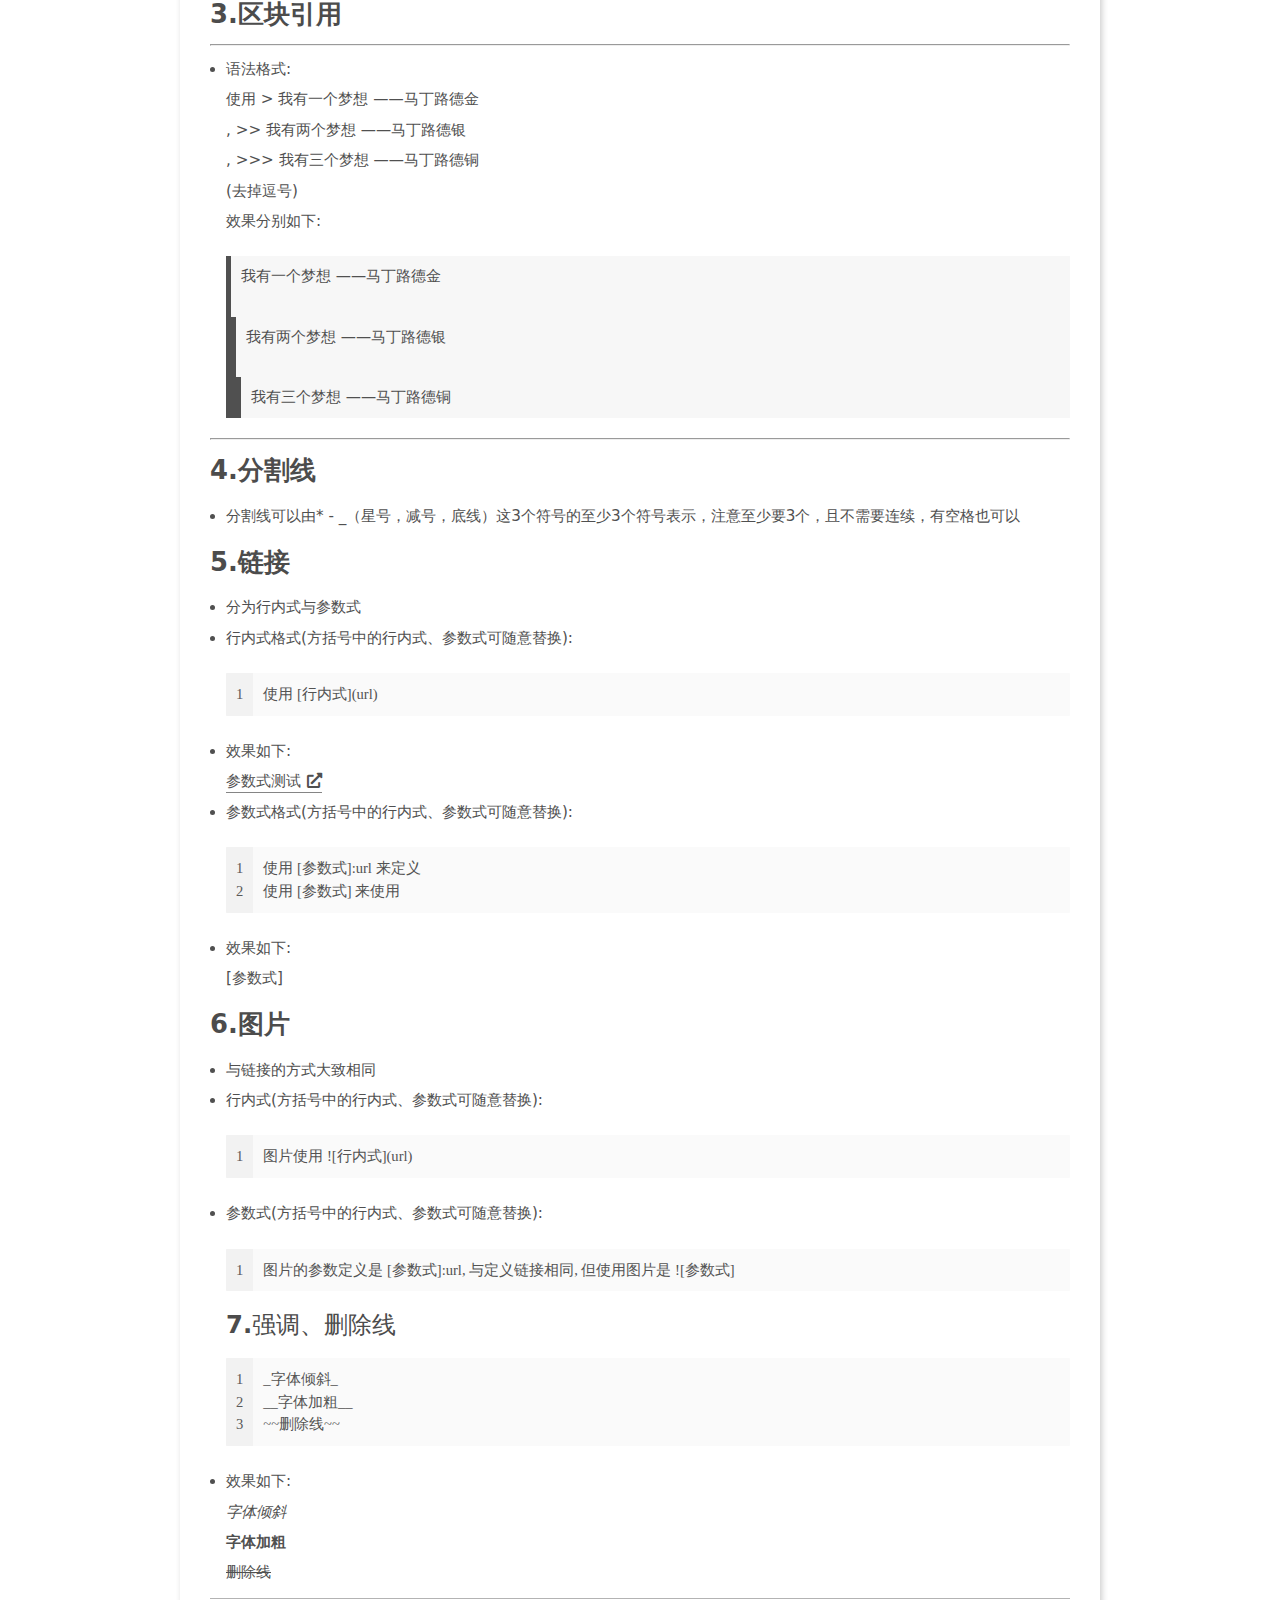
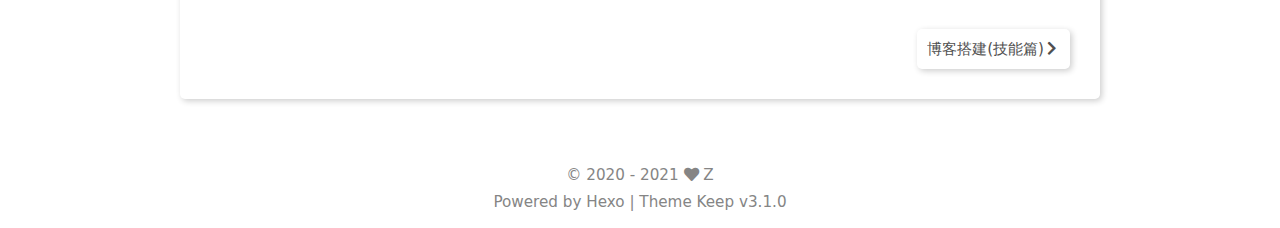
<file: 2021/01/06/markdown基本语法-md/index.html>
<!DOCTYPE html>
<html lang="en">
<head>
    <meta charset="utf-8">
    <meta name="viewport" content="width=device-width, initial-scale=1, maximum-scale=1">
    <meta name="keywords" content="Hexo Theme Keep">
    <meta name="description" content="Hexo Theme Keep">
    <meta name="author" content="Z">
    
    <title>
        
            markdown基本语法(.md) |
        
        Z
    </title>
    <link rel="shortcut icon" href="/images/logo.svg">
    
<link rel="stylesheet" href="/css/style.css">

    
<link rel="stylesheet" href="/css/font-awesome.min.css">

    <script id="hexo-configurations">
    let KEEP = window.KEEP || {};
    KEEP.hexo_config = {"hostname":"example.com","root":"/"};
    KEEP.theme_config = {"toc":{"enable":false,"number":false,"expand_all":false},"style":{"primary_color":"#0066CC","avatar":"/images/avatar.svg","favicon":"/images/logo.svg","article_img_align":"left","left_side_width":"260px","content_max_width":"920px","hover":{"shadow":false,"scale":false},"first_screen":{"enable":true,"background_img":"/images/bg.svg","description":"窗外日光弹指过，席间花影坐前移"}},"local_search":{"enable":false,"preload":false},"code_copy":{"enable":false,"style":"default"},"pjax":{"enable":false},"version":"3.1.0"};
    KEEP.language_ago = {"second":"%s seconds ago","minute":"%s minutes ago","hour":"%s hours ago","day":"%s days age","week":"%s weeks age","month":"%s months age","year":"%s years age"};
  </script>
<meta name="generator" content="Hexo 5.3.0"></head>


<body>
<div class="page-container">

    

    <header class="page-header">
        <div class="header-progress"></div>
    </header>

    <main class="page-main">

        <div class="page-main-content">

            <div class="page-main-content-top">
                <header class="header-wrapper">

    <div class="header-content">
        <div class="left">
            <a class="logo-title" href="/">
                Z
            </a>
        </div>

        <div class="right">
            <div class="pc">
                <ul class="menu-list">
                    
                        <li class="menu-item">
                            <a class=""
                               href="/"
                            >
                                首页
                            </a>
                        </li>
                    
                        <li class="menu-item">
                            <a class=""
                               href="/archives"
                            >
                                博客列表
                            </a>
                        </li>
                    
                    
                </ul>
            </div>
            <div class="mobile">
                
                <div class="icon-item menu-bar">
                    <div class="menu-bar-middle"></div>
                </div>
            </div>
        </div>
    </div>

    <div class="header-drawer">
        <ul class="drawer-menu-list">
            
                <li class="drawer-menu-item flex-center">
                    <a class=""
                       href="/">首页</a>
                </li>
            
                <li class="drawer-menu-item flex-center">
                    <a class=""
                       href="/archives">博客列表</a>
                </li>
            
        </ul>
    </div>

    <div class="window-mask"></div>

</header>


            </div>

            <div class="page-main-content-middle">

                <main class="main-content normal-code-theme">

                    
                        <div class="fade-in-down-animation">
    <div class="article-content-container">

        <div class="article-title">
            <span class="title-hover-animation">markdown基本语法(.md)</span>
        </div>

        
            <div class="article-header">
                <div class="avatar">
                    <img src="/images/avatar.svg">
                </div>
                <div class="info">
                    <div class="author">
                        <span>Z</span>
                        <span class="level">Lv1</span>
                    </div>
                    <div class="meta-info">
                        <div class="article-meta-info">
    <span class="article-date article-meta-item">
        <i class="fas fa-calendar"></i> 2021-01-06 12:58:53
    </span>
    
    
        <span class="article-tags article-meta-item">
            <i class="fas fa-tags"></i>
            <ul>
                
                    <li>
                        <a href="/tags/%E5%89%8D%E8%B7%AF%E6%BC%AB%E6%BC%AB-%E5%BD%93%E5%85%8B%E5%B7%B1-%E5%BD%93%E6%85%8E%E7%8B%AC/">前路漫漫 当克己 当慎独</a>
                    </li>
                
            </ul>
        </span>
    

    
    
    
    
</div>

                    </div>
                </div>
            </div>
        

        <div class="article-content markdown-body">
            <h2 id="1-标题"><a href="#1-标题" class="headerlink" title="1.标题"></a>1.标题</h2><hr>
<ul>
<li><p>语法格式: # 标题 (#号后面需跟空格)</p>
</li>
<li><p>#是一号字体 对应html中的h1标签<br>  ##是二号字体 对应html中的h2标签<br>  ###是二号字体 对应html中的h3标签<br>  以此类推…</p>
</li>
<li><p>效果如下:</p>
<h1 id="我是"><a href="#我是" class="headerlink" title="我是#"></a>我是#</h1><h2 id="我是-1"><a href="#我是-1" class="headerlink" title="我是##"></a>我是##</h2><h3 id="我是-2"><a href="#我是-2" class="headerlink" title="我是###"></a>我是###</h3></li>
<li><p>还可以使用:</p>
<figure class="highlight bash"><table><tr><td class="gutter"><pre><span class="line">1</span><br><span class="line">2</span><br><span class="line">3</span><br><span class="line">4</span><br><span class="line">5</span><br><span class="line">6</span><br><span class="line">7</span><br></pre></td><td class="code"><pre><span class="line">标题</span><br><span class="line">===</span><br><span class="line"></span><br><span class="line">或者</span><br><span class="line"></span><br><span class="line">标题</span><br><span class="line">----</span><br></pre></td></tr></table></figure></li>
<li><p>效果如下:</p>
<h1 id="标题"><a href="#标题" class="headerlink" title="  标题"></a>  标题</h1><h2 id="标题-1"><a href="#标题-1" class="headerlink" title="  标题"></a>  标题</h2></li>
</ul>
<hr>
<h2 id="2-列表"><a href="#2-列表" class="headerlink" title="2.列表"></a>2.列表</h2><hr>
<ul>
<li><p>分为有序列表及无序列表</p>
</li>
<li><p>有序列表语法格式: 使用 数字+英文.号</p>
<ol>
<li>正文1</li>
<li>正文2</li>
<li>正文3</li>
</ol>
</li>
<li><p>有序列表效果:<br>  1.有序列表1<br>  2.有序列表2<br>  5.有序列表5<br>  3.有序列表3</p>
</li>
<li><p>无序列表语法格式: 使用 *, +, - 来创建. 推荐使用 * 正文的方式</p>
<ul>
<li>本博文通篇使用无序列表</li>
</ul>
</li>
</ul>
<hr>
<h2 id="3-区块引用"><a href="#3-区块引用" class="headerlink" title="3.区块引用"></a>3.区块引用</h2><hr>
<ul>
<li>语法格式:<br>  使用 &gt; 我有一个梦想 ——马丁路德金<br>  , &gt;&gt; 我有两个梦想 ——马丁路德银<br>  , &gt;&gt;&gt; 我有三个梦想 ——马丁路德铜<br>  (去掉逗号)<br>  效果分别如下:<blockquote>
<p>我有一个梦想 ——马丁路德金</p>
<blockquote>
<p>我有两个梦想 ——马丁路德银</p>
<blockquote>
<p>我有三个梦想 ——马丁路德铜</p>
</blockquote>
</blockquote>
</blockquote>
<!-- 
> ## 3.1区块引用
>  * 区块引用新办法
> > 区块 -->
</li>
</ul>
<hr>
<h2 id="4-分割线"><a href="#4-分割线" class="headerlink" title="4.分割线"></a>4.分割线</h2><ul>
<li>分割线可以由* - _（星号，减号，底线）这3个符号的至少3个符号表示，注意至少要3个，且不需要连续，有空格也可以</li>
</ul>
<h2 id="5-链接"><a href="#5-链接" class="headerlink" title="5.链接"></a>5.链接</h2><ul>
<li>分为行内式与参数式</li>
<li>行内式格式(方括号中的行内式、参数式可随意替换): <figure class="highlight bash"><table><tr><td class="gutter"><pre><span class="line">1</span><br></pre></td><td class="code"><pre><span class="line">使用 [行内式](url)</span><br></pre></td></tr></table></figure></li>
<li>效果如下:<br>  <a class="link"   target="_blank" rel="noopener" href="http://leanote.shaoyafan.top/api/file/getImage?fileId=5ff541478f5f542f3e00003c" >参数式测试<i class="fas fa-external-link-alt"></i></a></li>
<li>参数式格式(方括号中的行内式、参数式可随意替换): <figure class="highlight bash"><table><tr><td class="gutter"><pre><span class="line">1</span><br><span class="line">2</span><br></pre></td><td class="code"><pre><span class="line">使用 [参数式]:url 来定义</span><br><span class="line">使用 [参数式] 来使用</span><br></pre></td></tr></table></figure>
</li>
</ul>
<ul>
<li>效果如下:<br>  [参数式]</li>
</ul>
<h2 id="6-图片"><a href="#6-图片" class="headerlink" title="6.图片"></a>6.图片</h2><ul>
<li>与链接的方式大致相同</li>
<li>行内式(方括号中的行内式、参数式可随意替换):<figure class="highlight bash"><table><tr><td class="gutter"><pre><span class="line">1</span><br></pre></td><td class="code"><pre><span class="line">图片使用 ![行内式](url)</span><br></pre></td></tr></table></figure></li>
<li>参数式(方括号中的行内式、参数式可随意替换):<figure class="highlight bash"><table><tr><td class="gutter"><pre><span class="line">1</span><br></pre></td><td class="code"><pre><span class="line">图片的参数定义是 [参数式]:url, 与定义链接相同, 但使用图片是 ![参数式]</span><br></pre></td></tr></table></figure>
<h3 id="7-强调、删除线"><a href="#7-强调、删除线" class="headerlink" title="7.强调、删除线"></a>7.强调、删除线</h3><figure class="highlight bash"><table><tr><td class="gutter"><pre><span class="line">1</span><br><span class="line">2</span><br><span class="line">3</span><br></pre></td><td class="code"><pre><span class="line">_字体倾斜_</span><br><span class="line">__字体加粗__</span><br><span class="line">~~删除线~~</span><br></pre></td></tr></table></figure></li>
<li>效果如下:<br><em>字体倾斜</em><br><strong>字体加粗</strong><br><del>删除线</del></li>
</ul>

        </div>

        

        
            <div class="article-nav">
                
                
                    <div class="article-next">
                        <a class="next"
                           rel="next"
                           href="/2021/01/06/%E5%8D%9A%E5%AE%A2%E6%90%AD%E5%BB%BA-%E6%8A%80%E8%83%BD%E7%AF%87/"
                        >
                            <span class="title flex-center">
                                <span class="post-nav-title-item">博客搭建(技能篇)</span>
                                <span class="post-nav-item">Next posts</span>
                            </span>
                            <span class="right arrow-icon flex-center" >
                              <i class="fas fa-chevron-right"></i>
                            </span>
                        </a>
                    </div>
                
            </div>
        

        
    </div>
</div>


                    
                </main>

            </div>

            <div class="page-main-content-bottom">
                <footer class="footer">
    <div class="info-container">
        <div class="copyright-info info-item">
            &copy;
            
              <span>2020</span> -
            
            2021 <i class="fas fa-heart icon-animate"></i> <a href="/">Z</a>
        </div>
        
        <div class="theme-info info-item">
            Powered by <a target="_blank" href="https://hexo.io">Hexo</a> | Theme <a class="theme-version" target="_blank"></a>
        </div>
    </div>
</footer>

            </div>
        </div>
    </main>

    
        <div class="sidebar-tools">
            <div class="tools-container">
    <ul class="tools-list">
        <!-- TOC aside toggle -->
        

        <!-- go comment -->
        
    </ul>
</div>

        </div>
    

    <div class="right-bottom-side-tools">
        <div class="side-tools-container">

    <ul class="side-tools-list">
        <li class="tools-item tool-font-adjust-plus flex-center">
            <i class="fas fa-search-plus"></i>
        </li>

        <li class="tools-item tool-font-adjust-minus flex-center">
            <i class="fas fa-search-minus"></i>
        </li>

        <li class="tools-item tool-expand-width flex-center">
            <i class="fas fa-arrows-alt-h"></i>
        </li>

        <li class="tools-item tool-dark-light-toggle flex-center">
            <i class="fas fa-moon"></i>
        </li>

        <li class="tools-item tool-scroll-to-top flex-center">
            <i class="fas fa-arrow-up"></i>
        </li>

        <li class="tools-item tool-scroll-to-bottom flex-center">
            <i class="fas fa-arrow-down"></i>
        </li>
    </ul>

    <ul class="tools-ul-1">
        <li class="tools-item tool-toggle-show flex-center">
            <i class="fas fa-cog fa-spin"></i>
        </li>

    </ul>
</div>

    </div>

    

    <!-- image viewer -->
    <div class="image-viewer-container">
    <img src="">
</div>


</div>






<script src="/js/utils.js"></script>

<script src="/js/main.js"></script>

<script src="/js/header-shrink.js"></script>

<script src="/js/back2top.js"></script>

<script src="/js/dark-light-toggle.js"></script>






<div class="post-scripts ">
    
</div>



</body>
</html>
</file>
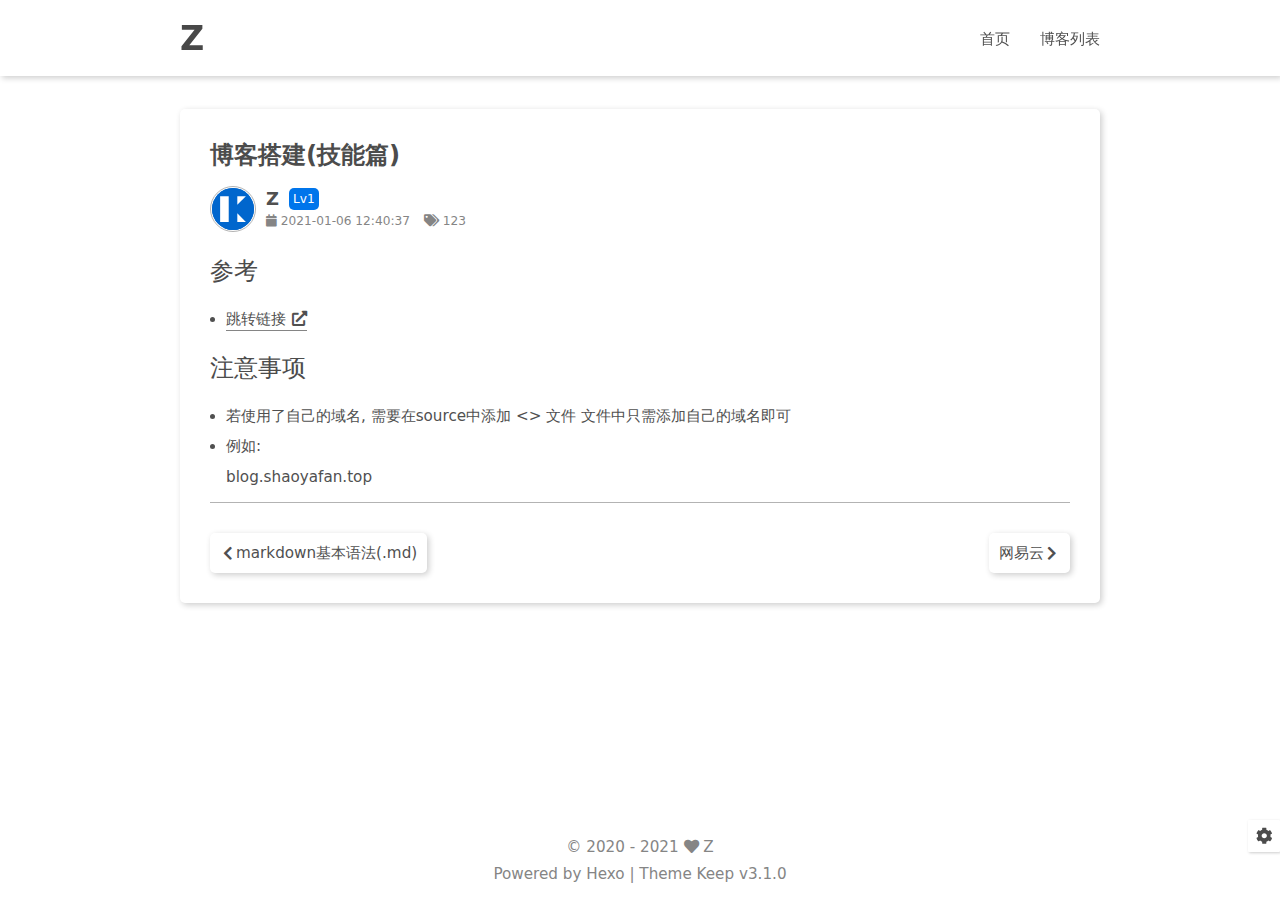
<file: 2021/01/06/博客搭建-技能篇/index.html>
<!DOCTYPE html>
<html lang="en">
<head>
    <meta charset="utf-8">
    <meta name="viewport" content="width=device-width, initial-scale=1, maximum-scale=1">
    <meta name="keywords" content="Hexo Theme Keep">
    <meta name="description" content="Hexo Theme Keep">
    <meta name="author" content="Z">
    
    <title>
        
            博客搭建(技能篇) |
        
        Z
    </title>
    <link rel="shortcut icon" href="/images/logo.svg">
    
<link rel="stylesheet" href="/css/style.css">

    
<link rel="stylesheet" href="/css/font-awesome.min.css">

    <script id="hexo-configurations">
    let KEEP = window.KEEP || {};
    KEEP.hexo_config = {"hostname":"example.com","root":"/"};
    KEEP.theme_config = {"toc":{"enable":false,"number":false,"expand_all":false},"style":{"primary_color":"#0066CC","avatar":"/images/avatar.svg","favicon":"/images/logo.svg","article_img_align":"left","left_side_width":"260px","content_max_width":"920px","hover":{"shadow":false,"scale":false},"first_screen":{"enable":true,"background_img":"/images/bg.svg","description":"窗外日光弹指过，席间花影坐前移"}},"local_search":{"enable":false,"preload":false},"code_copy":{"enable":false,"style":"default"},"pjax":{"enable":false},"version":"3.1.0"};
    KEEP.language_ago = {"second":"%s seconds ago","minute":"%s minutes ago","hour":"%s hours ago","day":"%s days age","week":"%s weeks age","month":"%s months age","year":"%s years age"};
  </script>
<meta name="generator" content="Hexo 5.3.0"></head>


<body>
<div class="page-container">

    

    <header class="page-header">
        <div class="header-progress"></div>
    </header>

    <main class="page-main">

        <div class="page-main-content">

            <div class="page-main-content-top">
                <header class="header-wrapper">

    <div class="header-content">
        <div class="left">
            <a class="logo-title" href="/">
                Z
            </a>
        </div>

        <div class="right">
            <div class="pc">
                <ul class="menu-list">
                    
                        <li class="menu-item">
                            <a class=""
                               href="/"
                            >
                                首页
                            </a>
                        </li>
                    
                        <li class="menu-item">
                            <a class=""
                               href="/archives"
                            >
                                博客列表
                            </a>
                        </li>
                    
                    
                </ul>
            </div>
            <div class="mobile">
                
                <div class="icon-item menu-bar">
                    <div class="menu-bar-middle"></div>
                </div>
            </div>
        </div>
    </div>

    <div class="header-drawer">
        <ul class="drawer-menu-list">
            
                <li class="drawer-menu-item flex-center">
                    <a class=""
                       href="/">首页</a>
                </li>
            
                <li class="drawer-menu-item flex-center">
                    <a class=""
                       href="/archives">博客列表</a>
                </li>
            
        </ul>
    </div>

    <div class="window-mask"></div>

</header>


            </div>

            <div class="page-main-content-middle">

                <main class="main-content normal-code-theme">

                    
                        <div class="fade-in-down-animation">
    <div class="article-content-container">

        <div class="article-title">
            <span class="title-hover-animation">博客搭建(技能篇)</span>
        </div>

        
            <div class="article-header">
                <div class="avatar">
                    <img src="/images/avatar.svg">
                </div>
                <div class="info">
                    <div class="author">
                        <span>Z</span>
                        <span class="level">Lv1</span>
                    </div>
                    <div class="meta-info">
                        <div class="article-meta-info">
    <span class="article-date article-meta-item">
        <i class="fas fa-calendar"></i> 2021-01-06 12:40:37
    </span>
    
    
        <span class="article-tags article-meta-item">
            <i class="fas fa-tags"></i>
            <ul>
                
                    <li>
                        <a href="/tags/123/">123</a>
                    </li>
                
            </ul>
        </span>
    

    
    
    
    
</div>

                    </div>
                </div>
            </div>
        

        <div class="article-content markdown-body">
            <!-- [github仓库创建]: http://leanote.shaoyafan.top/api/file/getImage?fileId=5ff541478f5f542f3e00003c


* ![github仓库创建] -->


<h3 id="参考"><a href="#参考" class="headerlink" title="参考"></a>参考</h3><ul>
<li><a class="link"   target="_blank" rel="noopener" href="https://www.cnblogs.com/liuxianan/p/build-blog-website-by-hexo-github.html#%E4%BF%9D%E7%95%99cname%E3%80%81readmemd%E7%AD%89%E6%96%87%E4%BB%B6" >跳转链接<i class="fas fa-external-link-alt"></i></a><!-- 引用使用 > -->

</li>
</ul>
<h3 id="注意事项"><a href="#注意事项" class="headerlink" title="注意事项"></a>注意事项</h3><ul>
<li>若使用了自己的域名, 需要在source中添加 &lt;<CNAME>&gt; 文件 文件中只需添加自己的域名即可 </li>
<li>例如:<br>  blog.shaoyafan.top</li>
</ul>

        </div>

        

        
            <div class="article-nav">
                
                    <div class="article-prev">
                        <a class="prev"
                           rel="prev"
                           href="/2021/01/06/markdown%E5%9F%BA%E6%9C%AC%E8%AF%AD%E6%B3%95-md/"
                        >
                            <span class="left arrow-icon flex-center" >
                              <i class="fas fa-chevron-left"></i>
                            </span>
                            <span class="title flex-center">
                                <span class="post-nav-title-item">markdown基本语法(.md)</span>
                                <span class="post-nav-item">Prev posts</span>
                            </span>
                        </a>
                    </div>
                
                
                    <div class="article-next">
                        <a class="next"
                           rel="next"
                           href="/2021/01/06/%E7%BD%91%E6%98%93%E4%BA%91/"
                        >
                            <span class="title flex-center">
                                <span class="post-nav-title-item">网易云</span>
                                <span class="post-nav-item">Next posts</span>
                            </span>
                            <span class="right arrow-icon flex-center" >
                              <i class="fas fa-chevron-right"></i>
                            </span>
                        </a>
                    </div>
                
            </div>
        

        
    </div>
</div>


                    
                </main>

            </div>

            <div class="page-main-content-bottom">
                <footer class="footer">
    <div class="info-container">
        <div class="copyright-info info-item">
            &copy;
            
              <span>2020</span> -
            
            2021 <i class="fas fa-heart icon-animate"></i> <a href="/">Z</a>
        </div>
        
        <div class="theme-info info-item">
            Powered by <a target="_blank" href="https://hexo.io">Hexo</a> | Theme <a class="theme-version" target="_blank"></a>
        </div>
    </div>
</footer>

            </div>
        </div>
    </main>

    
        <div class="sidebar-tools">
            <div class="tools-container">
    <ul class="tools-list">
        <!-- TOC aside toggle -->
        

        <!-- go comment -->
        
    </ul>
</div>

        </div>
    

    <div class="right-bottom-side-tools">
        <div class="side-tools-container">

    <ul class="side-tools-list">
        <li class="tools-item tool-font-adjust-plus flex-center">
            <i class="fas fa-search-plus"></i>
        </li>

        <li class="tools-item tool-font-adjust-minus flex-center">
            <i class="fas fa-search-minus"></i>
        </li>

        <li class="tools-item tool-expand-width flex-center">
            <i class="fas fa-arrows-alt-h"></i>
        </li>

        <li class="tools-item tool-dark-light-toggle flex-center">
            <i class="fas fa-moon"></i>
        </li>

        <li class="tools-item tool-scroll-to-top flex-center">
            <i class="fas fa-arrow-up"></i>
        </li>

        <li class="tools-item tool-scroll-to-bottom flex-center">
            <i class="fas fa-arrow-down"></i>
        </li>
    </ul>

    <ul class="tools-ul-1">
        <li class="tools-item tool-toggle-show flex-center">
            <i class="fas fa-cog fa-spin"></i>
        </li>

    </ul>
</div>

    </div>

    

    <!-- image viewer -->
    <div class="image-viewer-container">
    <img src="">
</div>


</div>






<script src="/js/utils.js"></script>

<script src="/js/main.js"></script>

<script src="/js/header-shrink.js"></script>

<script src="/js/back2top.js"></script>

<script src="/js/dark-light-toggle.js"></script>






<div class="post-scripts ">
    
</div>



</body>
</html>
</file>
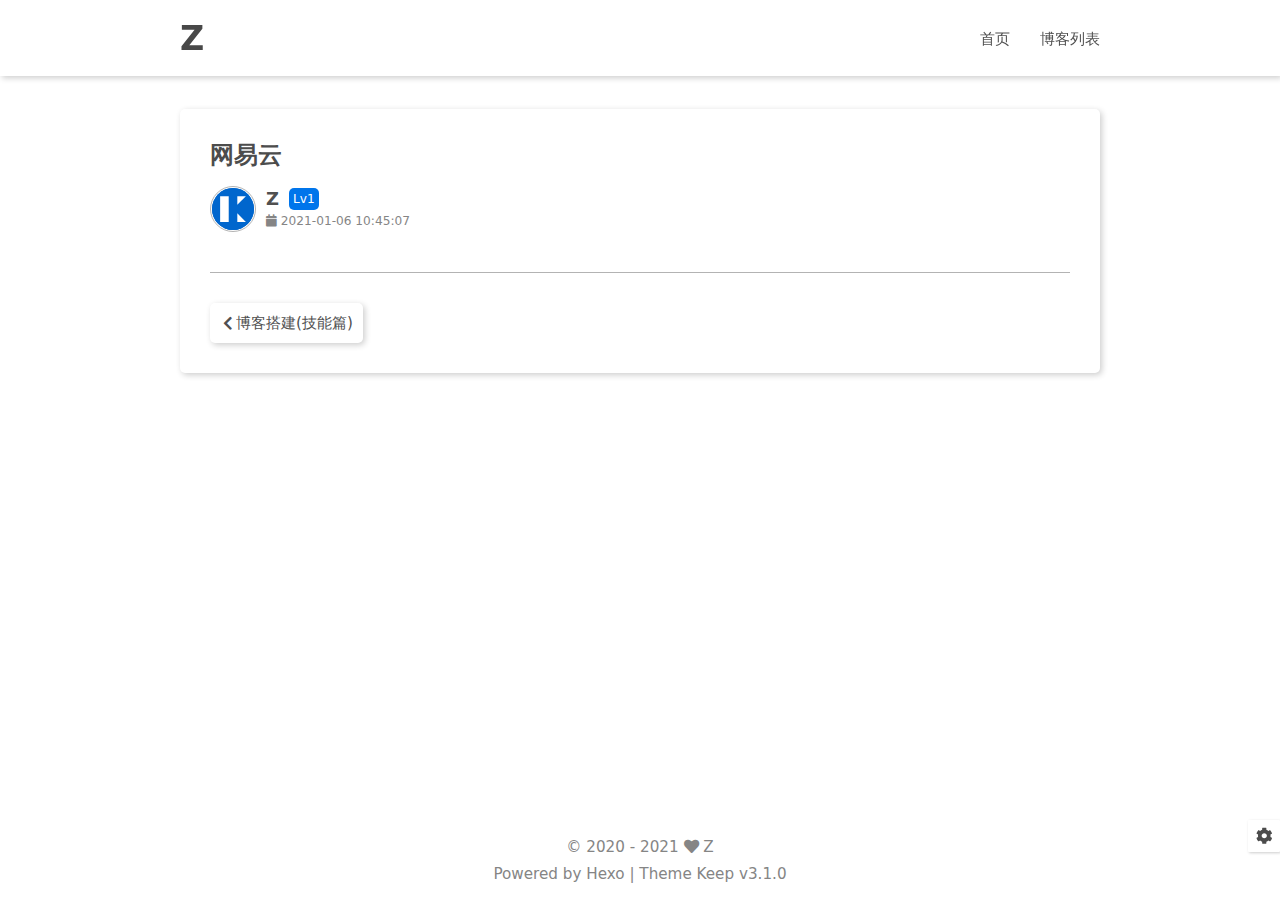
<file: 2021/01/06/网易云/index.html>
<!DOCTYPE html>
<html lang="en">
<head>
    <meta charset="utf-8">
    <meta name="viewport" content="width=device-width, initial-scale=1, maximum-scale=1">
    <meta name="keywords" content="Hexo Theme Keep">
    <meta name="description" content="Hexo Theme Keep">
    <meta name="author" content="Z">
    
    <title>
        
            网易云 |
        
        Z
    </title>
    <link rel="shortcut icon" href="/images/logo.svg">
    
<link rel="stylesheet" href="/css/style.css">

    
<link rel="stylesheet" href="/css/font-awesome.min.css">

    <script id="hexo-configurations">
    let KEEP = window.KEEP || {};
    KEEP.hexo_config = {"hostname":"example.com","root":"/"};
    KEEP.theme_config = {"toc":{"enable":false,"number":false,"expand_all":false},"style":{"primary_color":"#0066CC","avatar":"/images/avatar.svg","favicon":"/images/logo.svg","article_img_align":"left","left_side_width":"260px","content_max_width":"920px","hover":{"shadow":false,"scale":false},"first_screen":{"enable":true,"background_img":"/images/bg.svg","description":"窗外日光弹指过，席间花影坐前移"}},"local_search":{"enable":false,"preload":false},"code_copy":{"enable":false,"style":"default"},"pjax":{"enable":false},"version":"3.1.0"};
    KEEP.language_ago = {"second":"%s seconds ago","minute":"%s minutes ago","hour":"%s hours ago","day":"%s days age","week":"%s weeks age","month":"%s months age","year":"%s years age"};
  </script>
<meta name="generator" content="Hexo 5.3.0"></head>


<body>
<div class="page-container">

    

    <header class="page-header">
        <div class="header-progress"></div>
    </header>

    <main class="page-main">

        <div class="page-main-content">

            <div class="page-main-content-top">
                <header class="header-wrapper">

    <div class="header-content">
        <div class="left">
            <a class="logo-title" href="/">
                Z
            </a>
        </div>

        <div class="right">
            <div class="pc">
                <ul class="menu-list">
                    
                        <li class="menu-item">
                            <a class=""
                               href="/"
                            >
                                首页
                            </a>
                        </li>
                    
                        <li class="menu-item">
                            <a class=""
                               href="/archives"
                            >
                                博客列表
                            </a>
                        </li>
                    
                    
                </ul>
            </div>
            <div class="mobile">
                
                <div class="icon-item menu-bar">
                    <div class="menu-bar-middle"></div>
                </div>
            </div>
        </div>
    </div>

    <div class="header-drawer">
        <ul class="drawer-menu-list">
            
                <li class="drawer-menu-item flex-center">
                    <a class=""
                       href="/">首页</a>
                </li>
            
                <li class="drawer-menu-item flex-center">
                    <a class=""
                       href="/archives">博客列表</a>
                </li>
            
        </ul>
    </div>

    <div class="window-mask"></div>

</header>


            </div>

            <div class="page-main-content-middle">

                <main class="main-content normal-code-theme">

                    
                        <div class="fade-in-down-animation">
    <div class="article-content-container">

        <div class="article-title">
            <span class="title-hover-animation">网易云</span>
        </div>

        
            <div class="article-header">
                <div class="avatar">
                    <img src="/images/avatar.svg">
                </div>
                <div class="info">
                    <div class="author">
                        <span>Z</span>
                        <span class="level">Lv1</span>
                    </div>
                    <div class="meta-info">
                        <div class="article-meta-info">
    <span class="article-date article-meta-item">
        <i class="fas fa-calendar"></i> 2021-01-06 10:45:07
    </span>
    
    

    
    
    
    
</div>

                    </div>
                </div>
            </div>
        

        <div class="article-content markdown-body">
            
        </div>

        

        
            <div class="article-nav">
                
                    <div class="article-prev">
                        <a class="prev"
                           rel="prev"
                           href="/2021/01/06/%E5%8D%9A%E5%AE%A2%E6%90%AD%E5%BB%BA-%E6%8A%80%E8%83%BD%E7%AF%87/"
                        >
                            <span class="left arrow-icon flex-center" >
                              <i class="fas fa-chevron-left"></i>
                            </span>
                            <span class="title flex-center">
                                <span class="post-nav-title-item">博客搭建(技能篇)</span>
                                <span class="post-nav-item">Prev posts</span>
                            </span>
                        </a>
                    </div>
                
                
            </div>
        

        
    </div>
</div>


                    
                </main>

            </div>

            <div class="page-main-content-bottom">
                <footer class="footer">
    <div class="info-container">
        <div class="copyright-info info-item">
            &copy;
            
              <span>2020</span> -
            
            2021 <i class="fas fa-heart icon-animate"></i> <a href="/">Z</a>
        </div>
        
        <div class="theme-info info-item">
            Powered by <a target="_blank" href="https://hexo.io">Hexo</a> | Theme <a class="theme-version" target="_blank"></a>
        </div>
    </div>
</footer>

            </div>
        </div>
    </main>

    
        <div class="sidebar-tools">
            <div class="tools-container">
    <ul class="tools-list">
        <!-- TOC aside toggle -->
        

        <!-- go comment -->
        
    </ul>
</div>

        </div>
    

    <div class="right-bottom-side-tools">
        <div class="side-tools-container">

    <ul class="side-tools-list">
        <li class="tools-item tool-font-adjust-plus flex-center">
            <i class="fas fa-search-plus"></i>
        </li>

        <li class="tools-item tool-font-adjust-minus flex-center">
            <i class="fas fa-search-minus"></i>
        </li>

        <li class="tools-item tool-expand-width flex-center">
            <i class="fas fa-arrows-alt-h"></i>
        </li>

        <li class="tools-item tool-dark-light-toggle flex-center">
            <i class="fas fa-moon"></i>
        </li>

        <li class="tools-item tool-scroll-to-top flex-center">
            <i class="fas fa-arrow-up"></i>
        </li>

        <li class="tools-item tool-scroll-to-bottom flex-center">
            <i class="fas fa-arrow-down"></i>
        </li>
    </ul>

    <ul class="tools-ul-1">
        <li class="tools-item tool-toggle-show flex-center">
            <i class="fas fa-cog fa-spin"></i>
        </li>

    </ul>
</div>

    </div>

    

    <!-- image viewer -->
    <div class="image-viewer-container">
    <img src="">
</div>


</div>






<script src="/js/utils.js"></script>

<script src="/js/main.js"></script>

<script src="/js/header-shrink.js"></script>

<script src="/js/back2top.js"></script>

<script src="/js/dark-light-toggle.js"></script>






<div class="post-scripts ">
    
</div>



</body>
</html>
</file>
<file: css/style.css>
:root {
  --background-color: #fff;
  --second-background-color: #f7f7f7;
  --primary-color: #06c;
  --first-text-color: #484848;
  --second-text-color: #4c4c4c;
  --third-text-color: #858585;
  --fourth-text-color: #ededed;
  --default-text-color: #505050;
  --border-color: #b3b3b3;
  --selection-color: #0075eb;
  --shadow-color: rgba(0,0,0,0.2);
  --shadow-hover-color: rgba(0,0,0,0.28);
  --scroll-bar-color: #737373;
  --scroll-bar-bg-color: #e6e6e6;
  --link-color: #484848;
  --copyright-info-color: #c03;
  --avatar-background-color: #06c;
}
@media (prefers-color-scheme: dark) {
  :root {
    --background-color: #363636;
    --second-background-color: #313131;
    --primary-color: #06c;
    --first-text-color: #cecbd4;
    --second-text-color: #c7c4ce;
    --third-text-color: #928ca0;
    --fourth-text-color: #242229;
    --default-text-color: #b9b5c2;
    --border-color: #5e5e5e;
    --selection-color: #0075eb;
    --shadow-color: rgba(128,128,128,0.2);
    --shadow-hover-color: rgba(128,128,128,0.28);
    --scroll-bar-color: #262626;
    --scroll-bar-bg-color: #4a4a4a;
    --link-color: #c0bcc8;
    --copyright-info-color: #a30029;
    --avatar-background-color: #0052a3;
  }
}
.light-mode {
  --background-color: #fff;
  --second-background-color: #f7f7f7;
  --primary-color: #06c;
  --first-text-color: #484848;
  --second-text-color: #4c4c4c;
  --third-text-color: #858585;
  --fourth-text-color: #ededed;
  --default-text-color: #505050;
  --border-color: #b3b3b3;
  --selection-color: #0075eb;
  --shadow-color: rgba(0,0,0,0.2);
  --shadow-hover-color: rgba(0,0,0,0.28);
  --scroll-bar-color: #737373;
  --scroll-bar-bg-color: #e6e6e6;
  --link-color: #484848;
  --copyright-info-color: #c03;
  --avatar-background-color: #06c;
}
.dark-mode {
  --background-color: #363636;
  --second-background-color: #313131;
  --primary-color: #06c;
  --first-text-color: #cecbd4;
  --second-text-color: #c7c4ce;
  --third-text-color: #928ca0;
  --fourth-text-color: #242229;
  --default-text-color: #b9b5c2;
  --border-color: #5e5e5e;
  --selection-color: #0075eb;
  --shadow-color: rgba(128,128,128,0.2);
  --shadow-hover-color: rgba(128,128,128,0.28);
  --scroll-bar-color: #262626;
  --scroll-bar-bg-color: #4a4a4a;
  --link-color: #c0bcc8;
  --copyright-info-color: #a30029;
  --avatar-background-color: #0052a3;
}
.fade-in-down-animation {
  animation-fill-mode: both;
  animation-duration: 0.8s;
  animation-name: fade-in-down;
}
.title-hover-animation {
  display: inline-block;
  position: relative;
  color: var(--second-text-color);
  border-bottom: none;
  line-height: 1.3;
  vertical-align: top;
}
.title-hover-animation::before {
  content: "";
  position: absolute;
  width: 100%;
  height: 2px;
  bottom: -4px;
  left: 0;
  background-color: var(--second-text-color);
  visibility: hidden;
  transform: scaleX(0);
  transition-duration: 0.2s;
  transition-timing-function: ease-in-out;
  transition-delay: 0s;
}
.title-hover-animation:hover::before {
  visibility: visible;
  transform: scaleX(1);
}
@-moz-keyframes fade-in-down {
  0% {
    opacity: 0;
    transform: translateY(-20px);
  }
  100% {
    opacity: 1;
    transform: translateY(0);
  }
}
@-webkit-keyframes fade-in-down {
  0% {
    opacity: 0;
    transform: translateY(-20px);
  }
  100% {
    opacity: 1;
    transform: translateY(0);
  }
}
@-o-keyframes fade-in-down {
  0% {
    opacity: 0;
    transform: translateY(-20px);
  }
  100% {
    opacity: 1;
    transform: translateY(0);
  }
}
@keyframes fade-in-down {
  0% {
    opacity: 0;
    transform: translateY(-20px);
  }
  100% {
    opacity: 1;
    transform: translateY(0);
  }
}
@-moz-keyframes icon-animate {
  0%, 100% {
    transform: scale(1);
  }
  10%, 30% {
    transform: scale(0.88);
  }
  20%, 40%, 60%, 80% {
    transform: scale(1.08);
  }
  50%, 70% {
    transform: scale(1.08);
  }
}
@-webkit-keyframes icon-animate {
  0%, 100% {
    transform: scale(1);
  }
  10%, 30% {
    transform: scale(0.88);
  }
  20%, 40%, 60%, 80% {
    transform: scale(1.08);
  }
  50%, 70% {
    transform: scale(1.08);
  }
}
@-o-keyframes icon-animate {
  0%, 100% {
    transform: scale(1);
  }
  10%, 30% {
    transform: scale(0.88);
  }
  20%, 40%, 60%, 80% {
    transform: scale(1.08);
  }
  50%, 70% {
    transform: scale(1.08);
  }
}
@keyframes icon-animate {
  0%, 100% {
    transform: scale(1);
  }
  10%, 30% {
    transform: scale(0.88);
  }
  20%, 40%, 60%, 80% {
    transform: scale(1.08);
  }
  50%, 70% {
    transform: scale(1.08);
  }
}
html,
body {
  margin: 0;
  padding: 0;
  color: var(--default-text-color);
  background: var(--background-color);
  font-family: Optima-Regular, Optima, -apple-system, system-ui, Segoe UI, Roboto, Ubuntu, Cantarell, Noto Sans, sans-serif, BlinkMacSystemFont, Helvetica Neue, PingFang SC, Hiragino Sans GB, Microsoft YaHei, Arial;
  font-weight: 400;
  font-size: 15.2px;
  line-height: 22px;
}
@media (max-width: 780px) {
  html,
  body {
    font-size: 14.591999999999999px;
    line-height: 21.119999999999997px;
  }
}
@media (max-width: 500px) {
  html,
  body {
    font-size: 13.68px;
    line-height: 19.8px;
  }
}
*::-webkit-scrollbar {
  width: 6px;
  height: 6px;
}
*::-webkit-scrollbar-thumb {
  background: var(--scroll-bar-color);
}
*::-webkit-scrollbar-track {
  background: var(--scroll-bar-bg-color);
}
::selection {
  background: var(--selection-color);
  color: #fff;
}
ul,
ol,
li {
  padding: 0;
  margin: 0;
  list-style: none;
}
a {
  text-decoration: none;
  color: var(--default-text-color);
}
a:hover,
a:active {
  color: var(--primary-color);
  text-decoration: none !important;
}
button {
  padding: 0;
  margin: 0;
  border: 0;
  outline: none;
  cursor: pointer;
  background: transparent;
}
.btn {
  display: inline-block;
  position: relative;
  text-align: center;
  cursor: pointer;
  white-space: nowrap;
  border-radius: 5px;
  padding: 8px 16px;
  background: var(--background-color);
  transition: all 0.3s ease;
  box-shadow: 2px 2px 6px var(--shadow-color);
}
.btn:hover {
  transition: all 0.3s ease;
  color: var(--background-color);
  background: var(--primary-color);
}
.flex-center {
  display: flex;
  justify-content: center;
  align-items: center;
}
.clear {
  clear: both;
}
.page-container {
  position: relative;
  padding-top: 2.8px;
  transition: all 0.3s ease;
}
@media (max-width: 780px) {
  .page-container {
    padding-left: 0 !important;
  }
}
.page-container .page-header .header-progress {
  visibility: hidden;
  position: fixed;
  width: 0;
  height: 2.8px;
  top: 0;
  left: 0;
  background: var(--primary-color);
  transition: all 0.3s ease;
  z-index: 1007;
}
.page-container .page-main .page-main-content {
  padding-top: 76px;
  position: relative;
}
.header-shrink .page-container .page-main .page-main-content {
  padding-top: 54.72px;
  transition: all 0.3s ease;
}
@media (max-width: 780px) {
  .header-shrink .page-container .page-main .page-main-content {
    padding-top: 49.248px;
  }
}
@media (max-width: 500px) {
  .header-shrink .page-container .page-main .page-main-content {
    padding-top: 43.776px;
  }
}
@media (max-width: 780px) {
  .page-container .page-main .page-main-content {
    padding-top: 68.4px;
  }
}
@media (max-width: 500px) {
  .page-container .page-main .page-main-content {
    padding-top: 60.800000000000004px;
  }
}
.page-container .page-main .page-main-content .page-main-content-top {
  position: fixed;
  top: 0;
  right: 0;
  width: 100%;
  height: 76px;
  z-index: 1005;
  box-sizing: border-box;
  transition: all 0.3s ease;
}
.page-container .page-main .page-main-content .page-main-content-top.hide {
  transform: translateY(-102%);
}
.header-shrink .page-container .page-main .page-main-content .page-main-content-top {
  height: 54.72px;
}
@media (max-width: 780px) {
  .header-shrink .page-container .page-main .page-main-content .page-main-content-top {
    height: 49.248px;
  }
}
@media (max-width: 500px) {
  .header-shrink .page-container .page-main .page-main-content .page-main-content-top {
    height: 43.776px;
  }
}
@media (max-width: 780px) {
  .page-container .page-main .page-main-content .page-main-content-top {
    height: 68.4px;
    padding-left: 0 !important;
  }
}
@media (max-width: 500px) {
  .page-container .page-main .page-main-content .page-main-content-top {
    height: 60.800000000000004px;
  }
}
.page-container .page-main .page-main-content .page-main-content-middle {
  box-sizing: border-box;
  width: 100%;
  display: flex;
  justify-content: center;
  padding: 30px 0;
}
@media (max-width: 780px) {
  .page-container .page-main .page-main-content .page-main-content-middle {
    padding: 24px 0;
  }
}
@media (max-width: 500px) {
  .page-container .page-main .page-main-content .page-main-content-middle {
    padding: 18px 0;
  }
}
.page-container .page-main .page-main-content .page-main-content-middle .main-content {
  position: relative;
  box-sizing: border-box;
  width: 80%;
  max-width: 920px;
  height: 100%;
  transition: all 0.3s ease;
}
@media (max-width: 780px) {
  .page-container .page-main .page-main-content .page-main-content-middle .main-content {
    width: 85%;
  }
}
@media (max-width: 500px) {
  .page-container .page-main .page-main-content .page-main-content-middle .main-content {
    width: 90%;
  }
}
.page-container .page-main .page-main-content .page-main-content-bottom {
  width: 100%;
}
.page-container .page-aside {
  position: fixed;
  top: 0;
  bottom: 0;
  left: -260px;
  width: 260px;
  height: 100%;
  z-index: 1006;
  overflow-y: auto;
  border-radius: 0 !important;
  background: var(--background-color);
  padding: 18px;
  border-radius: 5px;
  box-sizing: border-box;
  transition: all 0.3s ease;
  box-shadow: 2px 2px 6px var(--shadow-color);
  transition-delay: 0s;
  transition-duration: 0.2s;
  transition-timing-function: ease-out;
}
@media (max-width: 780px) {
  .page-container .page-aside {
    padding: 14.4px;
    border-radius: 4px;
  }
}
@media (max-width: 500px) {
  .page-container .page-aside {
    padding: 10.799999999999999px;
    border-radius: 3px;
  }
}
@media (max-width: 780px) {
  .page-container .page-aside {
    left: 0 !important;
    display: none !important;
  }
}
.page-container .sidebar-tools {
  position: fixed;
  top: 106px;
  right: 30px;
  transition: all 0.3s ease;
}
.header-shrink .page-container .sidebar-tools {
  top: 84.72px;
}
@media (max-width: 780px) {
  .header-shrink .page-container .sidebar-tools {
    top: 79.24799999999999px;
  }
}
@media (max-width: 500px) {
  .header-shrink .page-container .sidebar-tools {
    top: 73.77600000000001px;
  }
}
@media (max-width: 780px) {
  .page-container .sidebar-tools {
    top: 98.4px;
    right: 10px;
    transform: scale(0.82);
    transform-origin: right top;
  }
}
@media (max-width: 500px) {
  .page-container .sidebar-tools {
    top: 90.80000000000001px;
    right: 5px;
    transform: scale(0.72);
  }
}
.page-container .right-bottom-side-tools {
  position: fixed;
  bottom: 5%;
  right: 0;
}
.search-pop-overlay {
  position: fixed;
  display: flex;
  height: 100%;
  width: 100%;
  left: 0;
  top: 0;
  background: rgba(0,0,0,0);
  visibility: hidden;
  z-index: 1008;
  transition: all 0.3s ease;
}
.search-pop-overlay.active {
  background: rgba(0,0,0,0.38);
  visibility: visible;
}
.search-pop-overlay.active .search-popup {
  transform: scale(1);
}
.search-pop-overlay .search-popup {
  background: var(--background-color);
  border-radius: 5px;
  height: 80%;
  width: 70%;
  margin: auto;
  transform: scale(0);
  z-index: 1006;
  transition: all 0.3s ease;
}
@media (max-width: 780px) {
  .search-pop-overlay .search-popup {
    width: 80%;
  }
}
@media (max-width: 500px) {
  .search-pop-overlay .search-popup {
    width: 90%;
  }
}
.search-pop-overlay .search-popup .search-header {
  background: var(--fourth-text-color);
  border-top-left-radius: 2px;
  border-top-right-radius: 2px;
  display: flex;
  padding: 10px;
}
.search-pop-overlay .search-popup .search-header .search-input-field-pre,
.search-pop-overlay .search-popup .search-header .popup-btn-close {
  font-size: 1.2rem;
  padding: 0 10px;
  display: flex;
  align-items: center;
}
.search-pop-overlay .search-popup .search-header .search-input-field-pre {
  cursor: pointer;
  color: var(--third-text-color);
}
.search-pop-overlay .search-popup .search-header .popup-btn-close {
  color: var(--default-text-color);
}
.search-pop-overlay .search-popup .search-header .search-input-container {
  flex-grow: 1;
  padding: 2px;
}
.search-pop-overlay .search-popup .search-header .search-input-container .search-input {
  background: transparent;
  border: 0;
  outline: 0;
  width: 100%;
  font-size: 1.2rem;
  color: var(--default-text-color);
}
.search-pop-overlay .search-popup .search-header .search-input-container .search-input::-webkit-search-cancel-button {
  display: none;
}
.search-pop-overlay .search-popup .search-header .popup-btn-close {
  cursor: pointer;
}
.search-pop-overlay .search-popup .search-header .popup-btn-close:hover .fas,
.search-pop-overlay .search-popup .search-header .popup-btn-close far,
.search-pop-overlay .search-popup .search-header .popup-btn-close fab {
  color: var(--first-text-color);
}
.search-pop-overlay .search-popup #search-result {
  display: flex;
  height: calc(100% - 55px);
  overflow: auto;
  padding: 5px 25px;
}
.search-pop-overlay .search-popup #search-result .search-result-list {
  width: 100%;
  height: 100%;
  font-size: 1rem;
}
.search-pop-overlay .search-popup #search-result .search-result-list li {
  border-bottom: 1px dashed var(--border-color);
  padding: 10px 0;
  margin: 10px 0;
  box-sizing: border-box;
}
.search-pop-overlay .search-popup #search-result .search-result-list li:last-child {
  border-bottom: none;
}
.search-pop-overlay .search-popup #search-result .search-result-list li .search-result-title {
  position: relative;
  font-weight: bold;
  margin-bottom: 10px;
  padding-left: 16px;
  display: flex;
  align-items: center;
}
.search-pop-overlay .search-popup #search-result .search-result-list li .search-result-title::after {
  content: '';
  position: absolute;
  width: 5px;
  height: 5px;
  border-radius: 50%;
  top: 50%;
  transform: translateY(-50%);
  left: 0;
  background: var(--default-text-color);
}
.search-pop-overlay .search-popup #search-result .search-result-list li .search-result {
  line-height: 2rem;
  margin: 0;
  padding-left: 16px;
}
.search-pop-overlay .search-popup #search-result .search-result-list li a:hover {
  color: var(--default-text-color);
}
.search-pop-overlay .search-popup #search-result .search-result-list li .search-keyword {
  border-bottom: 1px dashed var(--primary-color);
  color: var(--primary-color);
  font-weight: bold;
}
.search-pop-overlay .search-popup #search-result #no-result {
  color: var(--third-text-color);
  margin: auto;
}
.post-toc-wrap {
  width: 100%;
  font-size: 0.92rem;
  box-sizing: border-box;
}
.post-toc-wrap .post-toc ol {
  list-style: none;
  margin: 0;
  padding: 0 2px 12px 10px;
  text-align: left;
}
.post-toc-wrap .post-toc ol:last-child {
  padding-bottom: 0;
}
.post-toc-wrap .post-toc ol > ol {
  padding-left: 0;
}
.post-toc-wrap .post-toc ol a {
  transition-property: all;
  transition: all 0.3s ease;
}
.post-toc-wrap .post-toc .nav-item {
  line-height: 1.8;
  overflow: hidden;
  text-overflow: ellipsis;
  white-space: nowrap;
}
.post-toc-wrap .post-toc .nav .nav-child {
  display: none;
}
.post-toc-wrap .post-toc .nav .active > .nav-child {
  display: block;
}
.post-toc-wrap .post-toc .nav .active-current > .nav-child {
  display: block;
}
.post-toc-wrap .post-toc .nav .active-current > .nav-child > .nav-item {
  display: block;
}
.post-toc-wrap .post-toc .nav .active > a {
  color: var(--primary-color);
}
.post-toc-wrap .post-toc .nav .active-current > a {
  color: var(--primary-color);
}
.comments-container {
  display: inline-block;
  margin-top: 30px;
  width: 100%;
}
.comments-container #comment-anchor {
  width: 100%;
  height: 10px;
}
.header-wrapper {
  width: 100%;
  height: 100%;
  box-sizing: border-box;
  display: flex;
  align-items: center;
  justify-content: center;
  background: var(--background-color);
  padding-top: 2.8px;
  transition: all 0.3s ease;
  transition: all 0.3s ease;
  box-shadow: 2px 2px 6px var(--shadow-color);
}
.header-wrapper .header-content {
  position: relative;
  height: 100%;
  width: 80%;
  max-width: 920px;
  display: flex;
  flex-direction: row;
  justify-content: space-between;
  align-items: center;
  z-index: 1005;
  transition: all 0.3s ease;
}
.header-wrapper .header-content.has-first-screen {
  max-width: 1104px;
}
@media (max-width: 780px) {
  .header-wrapper .header-content {
    width: 85%;
  }
}
@media (max-width: 500px) {
  .header-wrapper .header-content {
    width: 90%;
  }
}
.header-wrapper .header-content .left {
  display: flex;
  align-items: center;
  transition: all 0.3s ease;
}
.header-shrink .header-wrapper .header-content .left {
  transform: scale(0.85);
  transform-origin: left;
  transition: all 0.3s ease;
}
.header-wrapper .header-content .left .logo-title {
  font-size: 2.2rem;
  font-weight: bold;
  letter-spacing: 1px;
  color: var(--first-text-color);
  transition: all 0.3s ease;
}
@media (max-width: 780px) {
  .header-wrapper .header-content .left .logo-title {
    font-size: 1.98rem;
  }
}
@media (max-width: 500px) {
  .header-wrapper .header-content .left .logo-title {
    font-size: 1.76rem;
  }
}
.header-wrapper .header-content .right .pc .menu-list {
  display: flex;
  align-items: center;
}
@media (max-width: 780px) {
  .header-wrapper .header-content .right .pc .menu-list {
    display: none;
  }
}
.header-wrapper .header-content .right .pc .menu-list .menu-item {
  float: left;
  position: relative;
  margin-left: 30px;
  font-size: 1rem;
  cursor: pointer;
}
.header-wrapper .header-content .right .pc .menu-list .menu-item:first-child {
  margin-left: 0;
}
.header-wrapper .header-content .right .pc .menu-list .menu-item a:hover::after,
.header-wrapper .header-content .right .pc .menu-list .menu-item .active::after {
  transition: all 0.3s ease;
  content: '';
  position: absolute;
  bottom: -10px;
  left: 50%;
  width: 100%;
  height: 2px;
  transform: translateX(-50%);
  background: var(--primary-color);
}
.header-shrink .header-wrapper .header-content .right .pc .menu-list .menu-item a:hover::after,
.header-shrink .header-wrapper .header-content .right .pc .menu-list .menu-item .active::after {
  transition: all 0.3s ease;
  bottom: -15.36px;
}
.header-wrapper .header-content .right .pc .menu-list .menu-item.search {
  font-size: 1.5rem;
  margin-left: 26px;
}
.header-wrapper .header-content .right .mobile {
  display: flex;
  justify-content: space-between;
  align-items: center;
}
.header-wrapper .header-content .right .mobile .icon-item {
  display: none;
  position: relative;
  cursor: pointer;
  font-size: 18px;
  margin-left: 12px;
  width: 20px;
  height: 20px;
}
.header-wrapper .header-content .right .mobile .icon-item:first-child {
  margin-left: 0;
}
@media (max-width: 780px) {
  .header-wrapper .header-content .right .mobile .icon-item {
    display: flex;
    justify-content: center;
    align-items: center;
  }
}
.header-wrapper .header-content .right .mobile .menu-bar .menu-bar-middle {
  width: 18px;
  height: 2.5px;
  position: relative;
  background: var(--default-text-color);
  transition: all 0.3s ease;
}
.header-drawer-show .header-wrapper .header-content .right .mobile .menu-bar .menu-bar-middle {
  transition: all 0.3s ease;
  background: transparent;
}
.header-wrapper .header-content .right .mobile .menu-bar .menu-bar-middle::before,
.header-wrapper .header-content .right .mobile .menu-bar .menu-bar-middle::after {
  content: '';
  position: absolute;
  left: 0;
  width: 100%;
  height: 2.5px;
  background: var(--default-text-color);
  transition: all 0.3s ease;
}
.header-wrapper .header-content .right .mobile .menu-bar .menu-bar-middle::before {
  top: -6px;
}
.header-drawer-show .header-wrapper .header-content .right .mobile .menu-bar .menu-bar-middle::before {
  transform: translateY(6px) rotate(45deg);
}
.header-wrapper .header-content .right .mobile .menu-bar .menu-bar-middle::after {
  bottom: -6px;
}
.header-drawer-show .header-wrapper .header-content .right .mobile .menu-bar .menu-bar-middle::after {
  transform: translateY(-6px) rotate(-45deg);
}
.header-wrapper .header-drawer {
  width: 100%;
  padding: 76px 0 20px 0;
  position: absolute;
  top: 0;
  left: 0;
  transform: scaleY(0);
  transform-origin: top;
  background: var(--background-color);
  z-index: 1002;
  transition: all 0.3s ease;
}
.header-drawer-show .header-wrapper .header-drawer {
  transition: all 0.3s ease;
  transform: scaleY(1);
}
.header-wrapper .header-drawer .drawer-menu-list {
  display: flex;
  flex-direction: column;
  justify-content: flex-start;
  align-items: center;
}
.header-wrapper .header-drawer .drawer-menu-list .drawer-menu-item {
  font-size: 1rem;
  margin: 6px 0;
  height: 38px;
}
.header-wrapper .header-drawer .drawer-menu-list .drawer-menu-item a {
  padding: 6px 20px;
  border-radius: 20px;
  color: var(--default-text-color);
  transition: all 0.3s ease;
}
.header-wrapper .header-drawer .drawer-menu-list .drawer-menu-item a:hover {
  color: var(--second-text-color);
  border: 1px solid var(--default-text-color);
}
.header-wrapper .header-drawer .drawer-menu-list .drawer-menu-item a.active {
  border: 1px solid var(--default-text-color);
  color: var(--second-text-color);
}
.header-wrapper .window-mask {
  position: absolute;
  top: 0;
  width: 100%;
  height: 100vh;
  background: rgba(0,0,0,0.4);
  z-index: 1001;
  visibility: hidden;
  opacity: 0;
  transition: all 0.3s ease;
}
.header-drawer-show .header-wrapper .window-mask {
  visibility: visible;
  opacity: 1;
  transition: all 0.3s ease;
}
.header-drawer-show {
  overflow: hidden;
}
.tools-container .tools-list li {
  cursor: pointer;
  width: 40px;
  height: 40px;
  border-radius: 50%;
  font-size: 1.2rem;
  display: flex;
  align-items: center;
  justify-content: center;
  margin-bottom: 12px;
  background: var(--background-color);
  transition: all 0.3s ease;
  box-shadow: 2px 2px 6px var(--shadow-color);
}
.tools-container .tools-list li:last-child {
  margin-bottom: 0;
}
.tools-container .tools-list li:hover {
  transition: all 0.3s ease;
  color: var(--background-color);
  background: var(--primary-color);
}
.tools-container .tools-list li.page-aside-toggle {
  display: none;
}
@media (max-width: 780px) {
  .tools-container .tools-list li.page-aside-toggle {
    display: none !important;
  }
}
.side-tools-container {
  position: relative;
  transition: all 0.3s ease;
}
.side-tools-container .tools-item {
  width: 32px;
  height: 32px;
  font-size: 1.1rem;
  margin-bottom: 3px;
  color: var(--second-text-color);
  background: var(--background-color);
  cursor: pointer;
  box-shadow: 1px 1px 3px var(--shadow-color);
  border-right: none;
  border-radius: 1px;
}
.side-tools-container .tools-item:hover {
  transition: all 0.3s ease;
  color: var(--background-color);
  background: var(--primary-color);
  box-shadow: 2px 2px 6px var(--shadow-color);
}
@media (max-width: 780px) {
  .side-tools-container .tools-item {
    width: 28.8px;
    height: 28.8px;
    font-size: 0.99rem;
    margin-bottom: 2px;
  }
}
.side-tools-container .tools-item.rss a {
  border-radius: 1px;
  width: 100%;
  height: 100%;
}
.side-tools-container .tools-item.rss a:hover {
  transition: all 0.3s ease;
  color: var(--background-color);
  background: var(--primary-color);
  box-shadow: 2px 2px 6px var(--shadow-color);
}
.side-tools-container .side-tools-list {
  opacity: 0;
  transform: translateX(100%);
  transition: all 0.3s ease;
}
@media (max-width: 780px) {
  .side-tools-container .side-tools-list .tool-expand-width {
    display: none;
  }
}
.side-tools-container .side-tools-list.show {
  opacity: 1;
  transform: translateX(0);
}
.archive-list-container .archive-item {
  margin-bottom: 30px;
}
.archive-list-container .archive-item:last-child {
  margin-bottom: 0;
}
.archive-list-container .archive-item .archive-item-header {
  margin-bottom: 10px;
}
.archive-list-container .archive-item .archive-item-header .archive-year {
  font-size: 1.8rem;
  color: var(--second-text-color);
  font-weight: 600;
  margin-right: 6px;
}
@media (max-width: 780px) {
  .archive-list-container .archive-item .archive-item-header .archive-year {
    font-size: 1.6rem;
  }
}
.archive-list-container .archive-item .archive-item-header .archive-year-post-count {
  font-size: 1.2rem;
  color: var(--second-text-color);
  font-weight: 500;
}
@media (max-width: 780px) {
  .archive-list-container .archive-item .archive-item-header .archive-year-post-count {
    font-size: 1.08rem;
  }
}
.archive-list-container .archive-item .article-list {
  padding-left: 10px;
}
@media (max-width: 780px) {
  .archive-list-container .archive-item .article-list {
    padding-left: 0;
  }
}
.archive-list-container .archive-item .article-list .article-item {
  font-size: 1rem;
  margin-top: 18px;
}
@media (max-width: 780px) {
  .archive-list-container .archive-item .article-list .article-item {
    margin-top: 16px;
  }
}
@media (max-width: 500px) {
  .archive-list-container .archive-item .article-list .article-item {
    margin-top: 14px;
  }
}
.archive-list-container .archive-item .article-list .article-item:hover {
  color: var(--primary-color);
}
.archive-list-container .archive-item .article-list .article-item a.article-title {
  color: var(--default-text-color);
}
.archive-list-container .archive-item .article-list .article-item a.article-title:hover {
  color: var(--primary-color);
}
.archive-list-container .archive-item .article-list .article-item .article-date {
  font-size: 1rem;
  float: right;
}
.footer {
  font-size: 1rem;
  color: var(--third-text-color);
}
.footer a {
  color: var(--third-text-color);
}
.footer a:hover {
  color: var(--primary-color);
}
.footer .info-container {
  padding-bottom: 10px;
  text-align: center;
}
.footer .info-item {
  margin: 5px 0;
}
.footer .icon-animate {
  animation: icon-animate 1.2s ease-in-out infinite;
}
.paginator {
  font-size: 1rem;
  margin-top: 30px;
}
.paginator a.prev {
  float: left;
}
.paginator a.next {
  float: right;
}
.empty-page-container {
  background: var(--background-color);
  padding: 30px;
  border-radius: 5px;
  box-sizing: border-box;
  margin-bottom: 30px;
  transition: all 0.3s ease;
  box-shadow: 2px 2px 6px var(--shadow-color);
}
@media (max-width: 780px) {
  .empty-page-container {
    margin-bottom: 24px;
  }
}
@media (max-width: 500px) {
  .empty-page-container {
    margin-bottom: 18px;
  }
}
@media (max-width: 780px) {
  .empty-page-container {
    padding: 24px;
    border-radius: 4px;
  }
}
@media (max-width: 500px) {
  .empty-page-container {
    padding: 18px;
    border-radius: 3px;
  }
}
.empty-page-container .empty-page-content h1:first-child,
.empty-page-container .empty-page-content h2:first-child,
.empty-page-container .empty-page-content h3:first-child,
.empty-page-container .empty-page-content h4:first-child,
.empty-page-container .empty-page-content h5:first-child,
.empty-page-container .empty-page-content h6:first-child {
  margin-top: 0;
}
.first-screen-container {
  position: relative;
  box-sizing: border-box;
  width: 100%;
  overflow: hidden;
  background: url("/images/bg.svg") center center/cover no-repeat;
  background-position-y: 73.2px;
}
@media (max-width: 780px) {
  .first-screen-container {
    background-position-y: 65.60000000000001px;
  }
}
@media (max-width: 500px) {
  .first-screen-container {
    background-position-y: 58.00000000000001px;
  }
}
.first-screen-container .content {
  position: relative;
  box-sizing: border-box;
  width: 80%;
  height: 80%;
}
.first-screen-container .content .description {
  font-weight: bold;
  font-size: 2rem;
  line-height: 1.8;
  text-align: center;
}
@media (max-width: 780px) {
  .first-screen-container .content .description {
    font-size: 1.8rem;
  }
}
.first-screen-container .content .s-icon-list {
  position: absolute;
  bottom: 0;
  font-size: 1.6rem;
  text-align: center;
}
@media (max-width: 780px) {
  .first-screen-container .content .s-icon-list {
    font-size: 1.44rem;
  }
}
.first-screen-container .content .s-icon-list .s-icon-item {
  margin-right: 20px;
  cursor: pointer;
  line-height: 2;
}
.first-screen-container .content .s-icon-list .s-icon-item:last-child {
  margin-right: 0;
}
.image-viewer-container {
  position: fixed;
  left: 0;
  top: 0;
  width: 100%;
  height: 100%;
  display: flex;
  align-items: center;
  justify-content: center;
  background: rgba(0,0,0,0);
  visibility: hidden;
  z-index: 1008;
  padding: 6%;
  box-sizing: border-box;
  transition: all 0.3s ease;
}
.image-viewer-container.active {
  background: rgba(0,0,0,0.5);
  visibility: visible;
}
.image-viewer-container.active img {
  cursor: zoom-out;
  transform: scale(1);
  padding: 2px;
  background: var(--background-color);
}
.image-viewer-container img {
  max-width: 100%;
  max-height: 100%;
  transform: scale(0);
  transition: all 0.3s ease;
}
.category-list-container {
  background: var(--background-color);
  padding: 30px;
  border-radius: 5px;
  box-sizing: border-box;
  margin-bottom: 30px;
  transition: all 0.3s ease;
  box-shadow: 2px 2px 6px var(--shadow-color);
}
@media (max-width: 780px) {
  .category-list-container {
    margin-bottom: 24px;
  }
}
@media (max-width: 500px) {
  .category-list-container {
    margin-bottom: 18px;
  }
}
@media (max-width: 780px) {
  .category-list-container {
    padding: 24px;
    border-radius: 4px;
  }
}
@media (max-width: 500px) {
  .category-list-container {
    padding: 18px;
    border-radius: 3px;
  }
}
.category-list-container .category-list-content .all-category-list li.all-category-list-item {
  margin-bottom: 15px;
}
.category-list-container .category-list-content .all-category-list li.all-category-list-item:last-child {
  margin-bottom: 0;
}
.category-list-container .category-list-content .all-category-list li.all-category-list-item span.all-category-list-count {
  float: right;
}
.category-list-container .category-list-content .all-category-list li.all-category-list-item span.all-category-list-count::before {
  content: '（';
}
.category-list-container .category-list-content .all-category-list li.all-category-list-item span.all-category-list-count::after {
  content: '）';
}
.category-list-container .category-list-content .all-category-list li.all-category-list-item ul.all-category-list-child {
  margin-left: 10px;
  margin-top: 15px;
}
.category-list-container .category-list-content .all-category-list li.all-category-list-item ul.all-category-list-child li {
  margin-bottom: 10px;
}
.category-list-container .category-list-content .all-category-list li.all-category-list-item ul.all-category-list-child li::before {
  content: '· ';
}
.category-list-container .category-list-content .all-category-list li.all-category-list-item ul.all-category-list-child li:last-child {
  margin-bottom: 0;
}
.article-meta-info {
  color: var(--third-text-color);
  font-size: 0.8rem;
}
.article-meta-info .article-meta-item {
  margin-right: 10px;
}
.article-meta-info .article-meta-item:last-child {
  margin-right: 0;
}
.article-meta-info .article-tags,
.article-meta-info .article-categories {
  display: inline;
}
.article-meta-info .article-tags ul,
.article-meta-info .article-categories ul,
.article-meta-info .article-tags li,
.article-meta-info .article-categories li {
  display: inline;
}
.article-meta-info .article-tags a,
.article-meta-info .article-categories a {
  color: var(--third-text-color);
}
.article-meta-info .article-tags a:hover,
.article-meta-info .article-categories a:hover {
  color: var(--primary-color);
}
@media (max-width: 500px) {
  .article-meta-info .article-wordcount,
  .article-meta-info .article-tags {
    display: none;
  }
}
@media (max-width: 780px) {
  .article-meta-info .article-min2read,
  .article-meta-info .article-categories {
    display: none;
  }
}
.article-copyright-info-container {
  position: relative;
  width: 100%;
  box-sizing: border-box;
  background: var(--second-background-color);
  padding: 10px 6px;
  font-size: 1rem;
}
.article-copyright-info-container::after {
  position: absolute;
  top: 0;
  left: 0;
  content: '';
  width: 8px;
  height: 100%;
  background: var(--copyright-info-color);
}
.article-copyright-info-container ul {
  margin-left: 10px;
}
.article-copyright-info-container ul li {
  margin-bottom: 5px;
  overflow: hidden;
  text-overflow: ellipsis;
  white-space: nowrap;
}
.article-copyright-info-container ul li .license {
  font-weight: bold;
}
.article-copyright-info-container ul li:last-child {
  margin-bottom: 0;
}
.home-content-container .home-article-list .home-article-item {
  position: relative;
  background: var(--background-color);
  padding: 28px;
  border-radius: 5px;
  box-sizing: border-box;
  margin-bottom: 38px;
  transition: all 0.3s ease;
  box-shadow: 2px 2px 6px var(--shadow-color);
}
@media (max-width: 780px) {
  .home-content-container .home-article-list .home-article-item {
    margin-bottom: 30.400000000000002px;
  }
}
@media (max-width: 500px) {
  .home-content-container .home-article-list .home-article-item {
    margin-bottom: 22.8px;
  }
}
@media (max-width: 780px) {
  .home-content-container .home-article-list .home-article-item {
    padding: 22.400000000000002px;
    border-radius: 4px;
  }
}
@media (max-width: 500px) {
  .home-content-container .home-article-list .home-article-item {
    padding: 16.8px;
    border-radius: 3px;
  }
}
.home-content-container .home-article-list .home-article-item .top-icon {
  position: absolute;
  top: 10px;
  right: 12px;
  font-size: 1.2rem;
  transform: rotate(45deg);
  color: var(--third-text-color);
}
@media (max-width: 780px) {
  .home-content-container .home-article-list .home-article-item .top-icon {
    font-size: 1.16rem;
  }
}
.home-content-container .home-article-list .home-article-item .home-article-title {
  position: relative;
  font-weight: 600;
  color: var(--second-text-color);
  font-size: 1.5rem;
  line-height: 1.5rem;
  margin: 0;
}
@media (max-width: 780px) {
  .home-content-container .home-article-list .home-article-item .home-article-title {
    font-size: 1.3rem;
  }
}
@media (max-width: 500px) {
  .home-content-container .home-article-list .home-article-item .home-article-title {
    font-size: 1.2rem;
  }
}
.home-content-container .home-article-list .home-article-item .home-article-content {
  word-wrap: break-word;
  text-align: justify;
  margin: 20px 0;
  line-height: 2rem;
}
.home-content-container .home-article-list .home-article-item .home-article-meta-info-container {
  display: flex;
  justify-content: space-between;
  align-items: center;
  color: var(--third-text-color);
  font-size: 1rem;
}
.home-content-container .home-article-list .home-article-item .home-article-meta-info-container .home-article-meta-info {
  letter-spacing: 0.5px;
}
.home-content-container .home-article-list .home-article-item .home-article-meta-info-container .home-article-meta-info span {
  margin-right: 10px;
}
.home-content-container .home-article-list .home-article-item .home-article-meta-info-container .home-article-meta-info span:last-child {
  margin-right: 0;
}
.home-content-container .home-article-list .home-article-item .home-article-meta-info-container .home-article-meta-info span ul,
.home-content-container .home-article-list .home-article-item .home-article-meta-info-container .home-article-meta-info span li {
  display: inline;
}
@media (max-width: 500px) {
  .home-content-container .home-article-list .home-article-item .home-article-meta-info-container .home-article-meta-info .home-article-category {
    display: none;
  }
}
@media (max-width: 780px) {
  .home-content-container .home-article-list .home-article-item .home-article-meta-info-container .home-article-meta-info .home-article-tag {
    display: none;
  }
}
.home-content-container .home-article-list .home-article-item .home-article-meta-info-container hr {
  border: none;
  flex: 1;
  height: 1px;
  background: var(--border-color);
  margin: 0 10px;
}
.home-content-container .home-article-list .home-article-item .home-article-meta-info-container a {
  color: var(--third-text-color);
}
.home-content-container .home-article-list .home-article-item .home-article-meta-info-container a:hover {
  color: var(--primary-color);
}
.archive-container {
  background: var(--background-color);
  padding: 30px;
  border-radius: 5px;
  box-sizing: border-box;
  margin-bottom: 30px;
  transition: all 0.3s ease;
  box-shadow: 2px 2px 6px var(--shadow-color);
}
@media (max-width: 780px) {
  .archive-container {
    margin-bottom: 24px;
  }
}
@media (max-width: 500px) {
  .archive-container {
    margin-bottom: 18px;
  }
}
@media (max-width: 780px) {
  .archive-container {
    padding: 24px;
    border-radius: 4px;
  }
}
@media (max-width: 500px) {
  .archive-container {
    padding: 18px;
    border-radius: 3px;
  }
}
.article-content-container {
  background: var(--background-color);
  padding: 30px;
  border-radius: 5px;
  box-sizing: border-box;
  margin-bottom: 30px;
  transition: all 0.3s ease;
  box-shadow: 2px 2px 6px var(--shadow-color);
}
@media (max-width: 780px) {
  .article-content-container {
    margin-bottom: 24px;
  }
}
@media (max-width: 500px) {
  .article-content-container {
    margin-bottom: 18px;
  }
}
@media (max-width: 780px) {
  .article-content-container {
    padding: 24px;
    border-radius: 4px;
  }
}
@media (max-width: 500px) {
  .article-content-container {
    padding: 18px;
    border-radius: 3px;
  }
}
.article-content-container .article-title {
  color: var(--second-text-color);
  font-weight: 600;
  font-size: 1.6rem;
}
@media (max-width: 780px) {
  .article-content-container .article-title {
    font-size: 1.44rem;
  }
}
@media (max-width: 500px) {
  .article-content-container .article-title {
    font-size: 1.28rem;
  }
}
.article-content-container .article-header {
  position: relative;
  padding-left: 46px;
  width: 100%;
  height: 46px;
  box-sizing: border-box;
}
.article-content-container .article-header .avatar {
  position: absolute;
  top: 0;
  left: 0;
  width: 46px;
  height: 46px;
  padding: 1px;
  box-sizing: border-box;
  border: 1px solid var(--border-color);
  border-radius: 50%;
}
.article-content-container .article-header .avatar img {
  border-radius: 50%;
  width: 100%;
  height: 100%;
  background: var(--avatar-background-color);
}
.article-content-container .article-header .info {
  padding: 2px 0;
  margin-left: 10px;
  box-sizing: border-box;
  display: flex;
  flex-direction: column;
  justify-content: space-between;
  width: 100%;
  height: 100%;
}
.article-content-container .article-header .info .author {
  font-weight: 600;
  font-size: 1.18rem;
  display: flex;
  align-items: center;
}
.article-content-container .article-header .info .author .level {
  margin-left: 10px;
  color: #fff;
  font-size: 0.8rem;
  font-weight: 500;
  background: var(--selection-color);
  padding: 0 4px;
  border-radius: 5px;
}
.article-content-container .article-header,
.article-content-container .article-header-meta-info {
  margin-top: 16px;
}
@media (max-width: 780px) {
  .article-content-container .article-header,
  .article-content-container .article-header-meta-info {
    transform: scale(0.88);
    transform-origin: left top;
  }
}
.article-content-container .article-content {
  margin-top: 30px;
  padding-bottom: 10px;
  border-bottom: 1px solid var(--border-color);
  word-wrap: break-word;
  text-align: justify;
}
.article-content-container .post-copyright-info {
  margin-top: 30px;
  width: 100%;
}
.article-content-container .article-nav {
  height: 40px;
  margin-top: 30px;
}
.article-content-container .article-nav .article-prev,
.article-content-container .article-nav .article-next {
  max-width: 220px;
  height: 100%;
  box-sizing: border-box;
  background: var(--background-color);
  padding: 10px;
  border-radius: 5px;
  box-sizing: border-box;
  transition: all 0.3s ease;
  box-shadow: 2px 2px 6px var(--shadow-color);
}
@media (max-width: 780px) {
  .article-content-container .article-nav .article-prev,
  .article-content-container .article-nav .article-next {
    padding: 8px;
    border-radius: 4px;
  }
}
@media (max-width: 500px) {
  .article-content-container .article-nav .article-prev,
  .article-content-container .article-nav .article-next {
    padding: 6px;
    border-radius: 3px;
  }
}
.article-content-container .article-nav .article-prev a,
.article-content-container .article-nav .article-next a {
  position: relative;
  display: block;
  width: 100%;
  height: 100%;
  box-sizing: border-box;
}
.article-content-container .article-nav .article-prev a.prev,
.article-content-container .article-nav .article-next a.prev {
  padding-left: 16px;
}
.article-content-container .article-nav .article-prev a.next,
.article-content-container .article-nav .article-next a.next {
  padding-right: 16px;
}
.article-content-container .article-nav .article-prev a .arrow-icon,
.article-content-container .article-nav .article-next a .arrow-icon {
  position: absolute;
  top: 0;
  height: 100%;
  width: 16px;
}
.article-content-container .article-nav .article-prev a .arrow-icon.left,
.article-content-container .article-nav .article-next a .arrow-icon.left {
  left: 0;
}
.article-content-container .article-nav .article-prev a .arrow-icon.right,
.article-content-container .article-nav .article-next a .arrow-icon.right {
  right: 0;
}
.article-content-container .article-nav .article-prev a .title,
.article-content-container .article-nav .article-next a .title {
  width: 100%;
  height: 100%;
}
.article-content-container .article-nav .article-prev {
  float: left;
}
.article-content-container .article-nav .article-next {
  float: right;
}
.article-content-container .article-nav .post-nav-item {
  display: none;
}
@media (max-width: 780px) {
  .article-content-container .article-nav .post-nav-item {
    display: inline-block;
  }
}
.article-content-container .article-nav .post-nav-title-item {
  overflow: hidden;
  text-overflow: ellipsis;
  white-space: nowrap;
}
@media (max-width: 780px) {
  .article-content-container .article-nav .post-nav-title-item {
    display: none;
  }
}
.category-container {
  background: var(--background-color);
  padding: 30px;
  border-radius: 5px;
  box-sizing: border-box;
  margin-bottom: 30px;
  transition: all 0.3s ease;
  box-shadow: 2px 2px 6px var(--shadow-color);
}
@media (max-width: 780px) {
  .category-container {
    margin-bottom: 24px;
  }
}
@media (max-width: 500px) {
  .category-container {
    margin-bottom: 18px;
  }
}
@media (max-width: 780px) {
  .category-container {
    padding: 24px;
    border-radius: 4px;
  }
}
@media (max-width: 500px) {
  .category-container {
    padding: 18px;
    border-radius: 3px;
  }
}
.category-container .category-name {
  color: var(--second-text-color);
  font-size: 1.6rem;
  font-weight: 600;
  padding-bottom: 20px;
  margin-bottom: 30px;
  border-bottom: 1px solid var(--border-color);
}
@media (max-width: 780px) {
  .category-container .category-name {
    font-size: 1.44rem;
  }
}
@media (max-width: 500px) {
  .category-container .category-name {
    font-size: 1.28rem;
  }
}
.tag-container {
  background: var(--background-color);
  padding: 30px;
  border-radius: 5px;
  box-sizing: border-box;
  margin-bottom: 30px;
  transition: all 0.3s ease;
  box-shadow: 2px 2px 6px var(--shadow-color);
}
@media (max-width: 780px) {
  .tag-container {
    margin-bottom: 24px;
  }
}
@media (max-width: 500px) {
  .tag-container {
    margin-bottom: 18px;
  }
}
@media (max-width: 780px) {
  .tag-container {
    padding: 24px;
    border-radius: 4px;
  }
}
@media (max-width: 500px) {
  .tag-container {
    padding: 18px;
    border-radius: 3px;
  }
}
.tag-container .tag-name {
  color: var(--second-text-color);
  font-size: 1.6rem;
  font-weight: 600;
  padding-bottom: 20px;
  margin-bottom: 30px;
  border-bottom: 1px solid var(--border-color);
}
@media (max-width: 780px) {
  .tag-container .tag-name {
    font-size: 1.44rem;
  }
}
@media (max-width: 500px) {
  .tag-container .tag-name {
    font-size: 1.28rem;
  }
}
.markdown-body {
  font-size: 1rem;
}
.markdown-body blockquote {
  box-sizing: border-box;
  border-left: 5px solid var(--default-text-color);
  margin: 20px 0;
  color: var(--default-text-color);
  background: var(--second-background-color);
}
.markdown-body blockquote p {
  padding: 5px 5px 5px 10px;
}
.markdown-body p {
  line-height: 2rem;
}
.markdown-body a {
  position: relative;
  outline: 0;
  text-decoration: none;
  overflow-wrap: break-word;
  cursor: pointer;
  border-bottom: 1px solid var(--third-text-color);
  box-sizing: border-box;
  padding-bottom: 2px;
}
.markdown-body a .fas,
.markdown-body a .far,
.markdown-body a fab {
  margin-left: 6px;
  position: relative;
}
.markdown-body a:hover::after {
  background: var(--primary-color);
}
.markdown-body a:hover {
  text-decoration: underline;
}
.markdown-body ul > li,
.markdown-body ol > li {
  margin-left: 16px;
  line-height: 2rem;
}
.markdown-body ul li {
  list-style: disc;
}
.markdown-body ul li ul li {
  list-style: circle;
}
.markdown-body ul li ul li ul li {
  list-style: square;
}
.markdown-body ol li {
  list-style: decimal;
}
.markdown-body ol li ol li {
  list-style: upper-alpha;
}
.markdown-body ol li ol li ol li {
  list-style: upper-roman;
}
.markdown-body h1,
.markdown-body h2,
.markdown-body h3,
.markdown-body h4,
.markdown-body h5,
.markdown-body h6 {
  color: var(--second-text-color);
}
.markdown-body h1 {
  font-size: 1.8rem;
  font-weight: 600;
  line-height: 1.2rem;
}
@media (max-width: 780px) {
  .markdown-body h1 {
    font-size: 1.7rem;
    line-height: 1.1rem;
  }
}
.markdown-body h2 {
  font-size: 1.7rem;
  font-weight: 600;
  line-height: 1.2rem;
}
@media (max-width: 780px) {
  .markdown-body h2 {
    font-size: 1.6rem;
    line-height: 1.1rem;
  }
}
.markdown-body h3 {
  font-size: 1.6rem;
  font-weight: 550;
  line-height: 1.16rem;
}
@media (max-width: 780px) {
  .markdown-body h3 {
    font-size: 1.5rem;
    line-height: 1.06rem;
  }
}
.markdown-body h4 {
  font-size: 1.5rem;
  font-weight: 550;
  line-height: 1.16rem;
}
@media (max-width: 780px) {
  .markdown-body h4 {
    font-size: 1.4rem;
    line-height: 1.06rem;
  }
}
.markdown-body h5 {
  font-size: 1.28rem;
  font-weight: 500;
  line-height: 1.12rem;
}
@media (max-width: 780px) {
  .markdown-body h5 {
    font-size: 1.18rem;
    line-height: 1.02rem;
  }
}
.markdown-body h6 {
  font-size: 1.2rem;
  font-weight: 500;
  line-height: 1.12rem;
}
@media (max-width: 780px) {
  .markdown-body h6 {
    font-size: 1.1rem;
    line-height: 1.02rem;
  }
}
.markdown-body img {
  box-sizing: border-box;
  max-width: 100%;
  cursor: zoom-in;
  display: block;
  box-shadow: 0 0 2px var(--shadow-color);
  margin: 10px 0 2px;
}
.markdown-body > table {
  border-spacing: 0;
  border-collapse: collapse;
  width: 100%;
  overflow: auto;
}
.markdown-body > table td,
.markdown-body > table th {
  padding: 0;
}
.markdown-body > table th {
  font-weight: 600;
}
.markdown-body > table td,
.markdown-body > table th {
  padding: 6px 13px;
  border: 1px solid var(--border-color);
}
.markdown-body > table tr {
  background-color: var(--background-color);
  border: 1px solid var(--fourth-text-color);
}
.markdown-body > table tr:nth-child(2n) {
  background-color: var(--second-background-color);
}
.normal-code-theme {
  --code-foreground: #535353;
  --code-background: #f2f2f2;
  --highlight-background: #fafafa;
  --highlight-foreground: #535353;
  --highlight-comment: #8e908c;
  --highlight-red: #c82829;
  --highlight-orange: #f5871f;
  --highlight-yellow: #eab700;
  --highlight-green: #718c00;
  --highlight-aqua: #3e999f;
  --highlight-blue: #4271ae;
  --highlight-purple: #8959a8;
  --highlight-gutter-color: #595959;
  --highlight-gutter-bg-color: #f2f2f2;
}
.night-code-theme {
  --code-foreground: #bab6c3;
  --code-background: #313131;
  --highlight-background: #323232;
  --highlight-foreground: #bab6c3;
  --highlight-comment: #969896;
  --highlight-red: #c66;
  --highlight-orange: #de935f;
  --highlight-yellow: #f0c674;
  --highlight-green: #b5bd68;
  --highlight-aqua: #8abeb7;
  --highlight-blue: #81a2be;
  --highlight-purple: #b294bb;
  --highlight-gutter-color: #bcb9c5;
  --highlight-gutter-bg-color: #313131;
}
pre,
.highlight {
  overflow: auto;
  margin: 20px 0;
  padding: 0;
  font-size: 0.96rem;
  color: var(--highlight-foreground);
  background: var(--highlight-background);
  line-height: 1.5rem;
  transition: all 0.3s ease;
}
pre,
code {
  font-family: "Source Code Pro", consolas, Menlo;
}
code {
  padding: 5px;
  word-wrap: break-word;
  color: var(--code-foreground);
  background: var(--code-background);
  border-radius: 2px;
  font-size: 0.96rem;
}
pre {
  padding: 10px;
}
pre code {
  padding: 0;
  color: var(--highlight-foreground);
  background: none;
  text-shadow: none;
}
.highlight {
  border-radius: 1px;
}
.highlight pre {
  border: none;
  margin: 0;
  padding: 10px 0;
}
.highlight table {
  margin: 0;
  width: auto;
  border: none;
  border-spacing: unset;
}
.highlight td {
  border: none;
  padding: 0;
}
.highlight figcaption {
  font-size: 1rem;
  color: var(--highlight-foreground);
  line-height: 1rem;
  margin-bottom: 1rem;
}
.highlight figcaption a {
  float: right;
  color: var(--highlight-foreground);
}
.highlight figcaption a:hover {
  border-bottom-color: var(--highlight-foreground);
}
.highlight .gutter pre {
  padding-left: 10px;
  padding-right: 10px;
  color: var(--highlight-gutter-color);
  text-align: center;
  background-color: var(--highlight-gutter-bg-color);
}
.highlight .code pre {
  width: 100%;
  padding-left: 10px;
  padding-right: 10px;
  background-color: var(--highlight-background);
}
.highlight .line {
  height: 20px;
}
.gutter {
  -webkit-user-select: none;
  -moz-user-select: none;
  -ms-user-select: none;
  user-select: none;
}
.gist table {
  width: auto;
}
.gist table td {
  border: none;
}
pre .deletion {
  background: var(--highlight-deletion);
}
pre .addition {
  background: var(--highlight-addition);
}
pre .meta {
  color: var(--highlight-purple);
}
pre .comment {
  color: var(--highlight-comment);
}
pre .variable,
pre .attribute,
pre .tag,
pre .regexp,
pre .ruby .constant,
pre .xml .tag .title,
pre .xml .pi,
pre .xml .doctype,
pre .html .doctype,
pre .css .id,
pre .css .class,
pre .css .pseudo {
  color: var(--highlight-red);
}
pre .number,
pre .preprocessor,
pre .built_in,
pre .literal,
pre .params,
pre .constant,
pre .command {
  color: var(--highlight-orange);
}
pre .ruby .class .title,
pre .css .rules .attribute,
pre .string,
pre .value,
pre .inheritance,
pre .header,
pre .ruby .symbol,
pre .xml .cdata,
pre .special,
pre .number,
pre .formula {
  color: highlight-green;
}
pre .title,
pre .css .hexcolor {
  color: var(--highlight-aqua);
}
pre .function,
pre .python .decorator,
pre .python .title,
pre .ruby .function .title,
pre .ruby .title .keyword,
pre .perl .sub,
pre .javascript .title,
pre .coffeescript .title {
  color: var(--highlight-blue);
}
pre .keyword,
pre .javascript .function {
  color: var(--highlight-purple);
}
.highlight-container {
  position: relative;
}
.highlight-container:hover .copy-btn,
.highlight-container .copy-btn:focus {
  opacity: 1;
}
.copy-btn {
  color: var(--default-text-color);
  cursor: pointer;
  display: inline-block;
  font-weight: bold;
  line-height: 1.8;
  opacity: 0;
  outline: 0;
  padding: 2px 6px;
  position: absolute;
  vertical-align: middle;
  white-space: nowrap;
  font-size: 1rem;
  -moz-user-select: none;
  -ms-user-select: none;
  -webkit-user-select: none;
  user-select: none;
  transition-duration: 0.2s;
  transition-timing-function: ease-in-out;
  transition-delay: 0s;
  background: var(--background-color);
  border: 0;
  right: 0;
  top: 0;
}
.tagcloud-container {
  background: var(--background-color);
  padding: 30px;
  border-radius: 5px;
  box-sizing: border-box;
  margin-bottom: 30px;
  transition: all 0.3s ease;
  box-shadow: 2px 2px 6px var(--shadow-color);
}
@media (max-width: 780px) {
  .tagcloud-container {
    margin-bottom: 24px;
  }
}
@media (max-width: 500px) {
  .tagcloud-container {
    margin-bottom: 18px;
  }
}
@media (max-width: 780px) {
  .tagcloud-container {
    padding: 24px;
    border-radius: 4px;
  }
}
@media (max-width: 500px) {
  .tagcloud-container {
    padding: 18px;
    border-radius: 3px;
  }
}
.tagcloud-container .tagcloud-content {
  text-align: justify;
  font-size: 1.2rem;
}
.tagcloud-container .tagcloud-content a {
  padding: 8px 6px;
  display: inline-block;
}
</file>
